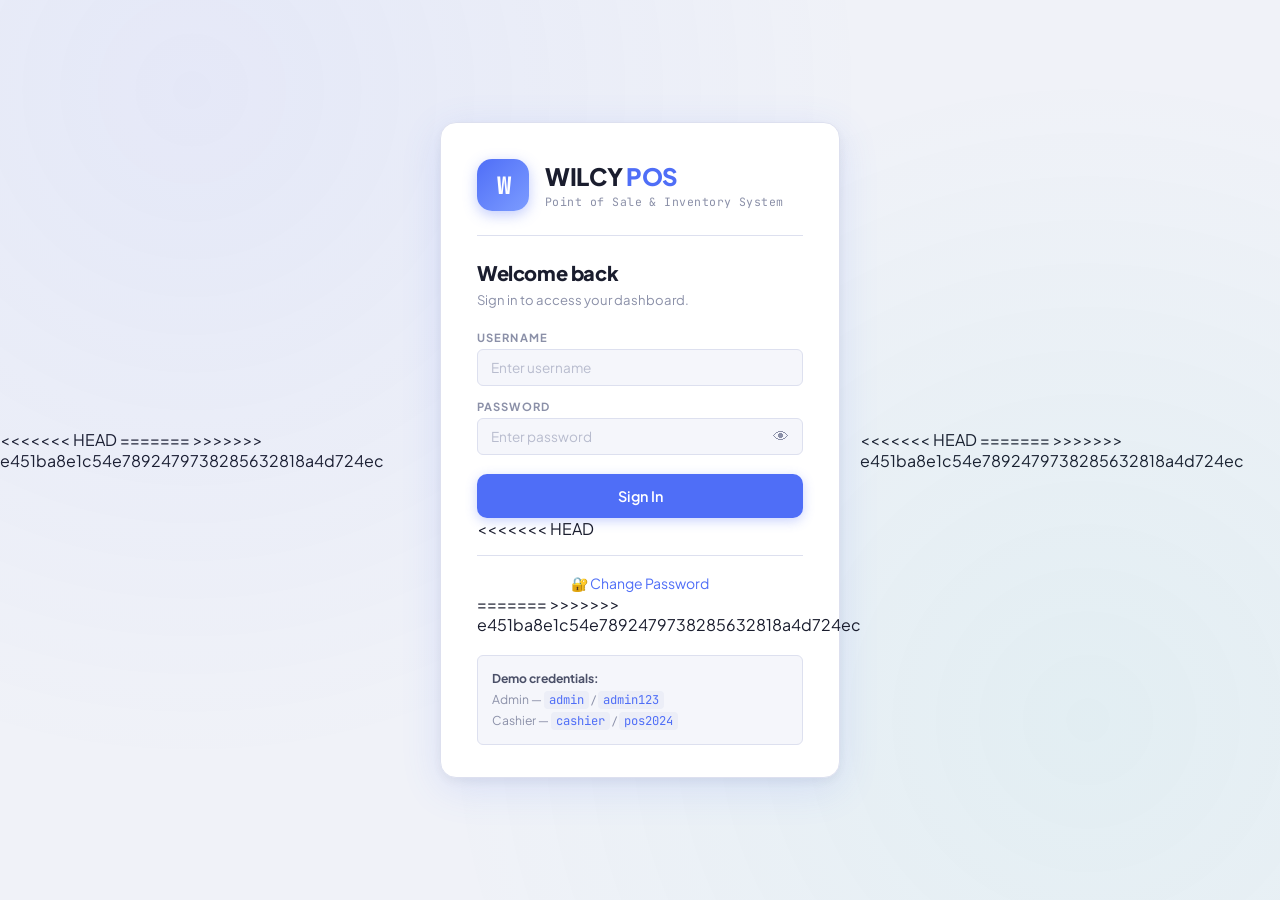
<file: inventory.html>
<!DOCTYPE html>
<html lang="en">
<head>
  <meta charset="UTF-8">
  <meta name="viewport" content="width=device-width, initial-scale=1.0">
  <title>WILCY POS — Inventory</title>

  <!-- PWA -->
  <link rel="manifest" href="manifest.json">
  <meta name="theme-color" content="#4f6ef7">
  <meta name="mobile-web-app-capable" content="yes">
  <meta name="apple-mobile-web-app-capable" content="yes">
  <meta name="apple-mobile-web-app-status-bar-style" content="black-translucent">
  <meta name="apple-mobile-web-app-title" content="WILCY POS">
  <link rel="apple-touch-icon" href="icons/icon-192.png">
  <link rel="icon" type="image/png" sizes="192x192" href="icons/icon-192.png">

  <link rel="stylesheet" href="style.css">
</head>
<body>

<header>
  <div class="logo">
    <div class="logo-mark">W</div>
    <span class="logo-name">WILCY <span>POS</span></span>
    <span class="logo-tag">Inventory</span>
  </div>
  <nav class="main-nav">
    <a href="index.html"     class="nav-link">Dashboard</a>
    <a href="inventory.html" class="nav-link active">Inventory</a>
    <a href="history.html"   class="nav-link">Sales History</a>

  </nav>
  <div class="header-right">
    <div id="syncStatus" class="sync-badge sync-local">◉ Local</div>
    <div class="date-chip" id="dateBadge"></div>
    <div id="userChip"></div>
  </div>
</header>

<main>

  <!-- LOW STOCK ALERT -->
  <div id="lowStockAlert" class="low-stock-strip" style="display:none;margin-bottom:16px;"></div>

  <!-- INVENTORY TABLE -->
  <div class="section-header">
    <div class="section-title">Inventory Management</div>
    <div style="display:flex;gap:10px;align-items:center;">
      <button class="btn btn-ghost btn-sm" onclick="exportInventoryCSV()" data-role="admin">⬇ Export CSV</button>
      <button class="btn btn-primary" onclick="openAddModal()" data-role="admin">＋ Add Item</button>
    </div>
  </div>

  <div class="table-card">
    <div class="table-toolbar">
      <div class="search-wrap">
        <span class="search-ico">⌕</span>
        <input type="text" id="searchInput" placeholder="Search by SKU or item name…">
      </div>
      <select id="stockFilter" class="filter-select" onchange="renderTable(true)">
        <option value="all">All Stock</option>
        <option value="low">Low Stock</option>
        <option value="out">Out of Stock</option>
        <option value="ok">In Stock</option>
      </select>
      <select id="categoryFilter" class="filter-select" onchange="renderTable(true)">
        <option value="all">All Categories</option>
      </select>
    </div>
    <div class="tbl-wrap">
      <table>
        <thead>
          <tr>
            <th>SKU / Item</th>
            <th>QTY</th>
            <th>Original Price</th>
            <th>Price / PC</th>
            <th>Margin</th>
            <th>Total Sold</th>
            <th>Actions</th>
          </tr>
        </thead>
        <tbody id="inventoryBody"></tbody>
      </table>
    </div>
    <div class="table-footer" id="invPaginationBar"></div>
  </div>

</main>

<!-- ADD / EDIT MODAL -->
<div class="modal-overlay" id="itemModal">
  <div class="modal">
    <div class="modal-header">
      <div class="modal-title" id="modalTitle">Add New Item</div>
      <button class="modal-close" onclick="closeModal('itemModal')">✕</button>
    </div>
    <div class="modal-grid">
      <div class="form-group full">
        <label>Item Name</label>
        <input type="text" id="mName" placeholder="e.g. Wireless Headphones">
      </div>
      <div class="form-group">
        <label>SKU</label>
        <input type="text" id="mSku" placeholder="e.g. WH-001">
      </div>
      <div class="form-group">
        <label>Category <span style="color:var(--text4);font-weight:400;">(optional)</span></label>
        <input type="text" id="mCategory" placeholder="e.g. Electronics" list="categoryList">
        <datalist id="categoryList"></datalist>
      </div>
      <div class="form-group">
        <label>Quantity</label>
        <input type="number" id="mQty" min="0" placeholder="0">
      </div>
      <div class="form-group">
        <label>Original Price (₱)</label>
        <input type="number" id="mOrigPrice" min="0" step="0.01" placeholder="0.00">
      </div>
      <div class="form-group">
        <label>Price per Piece (₱)</label>
        <input type="number" id="mPrice" min="0" step="0.01" placeholder="0.00">
      </div>
      <div class="form-group">
        <label>Low Stock Threshold</label>
        <input type="number" id="mThreshold" min="1" placeholder="5">
      </div>
    </div>

    <!-- Sold by Kilo toggle — outside the grid so it spans full width cleanly -->
    <div style="padding:12px 4px 4px;">
      <label style="display:flex;align-items:center;gap:10px;cursor:pointer;user-select:none;">
        <input type="checkbox" id="mSoldByKilo"
          style="width:18px;height:18px;accent-color:#4f6ef7;cursor:pointer;flex-shrink:0;">
        <span style="font-size:0.88rem;font-weight:600;color:var(--text1);">
          ⚖ Sold by Kilo
          <span style="font-weight:400;color:var(--text3);margin-left:4px;">
            — enables decimal quantities (½ kg, 1.5 kg, 2 kg…)
          </span>
        </span>
      </label>
    </div>

    <div class="modal-footer">
      <button class="btn btn-ghost"   onclick="closeModal('itemModal')">Cancel</button>
      <button class="btn btn-primary" onclick="saveItem()">Save Item</button>
    </div>
  </div>
</div>

<!-- CONFIRM DELETE MODAL -->
<div class="modal-overlay" id="confirmModal">
  <div class="modal" style="max-width:400px;">
    <div class="modal-header">
      <div class="modal-title">Confirm Delete</div>
      <button class="modal-close" onclick="closeModal('confirmModal')">✕</button>
    </div>
    <p class="confirm-text" id="confirmMsg"></p>
    <div class="modal-footer">
      <button class="btn btn-ghost"  onclick="closeModal('confirmModal')">Cancel</button>
      <button class="btn btn-danger" onclick="confirmDelete()">Delete</button>
    </div>
  </div>
</div>

<!-- RESTOCK MODAL -->
<div class="modal-overlay" id="restockModal">
  <div class="modal" style="max-width:380px;">
    <div class="modal-header">
      <div class="modal-title">Restock Item</div>
      <button class="modal-close" onclick="closeModal('restockModal')">✕</button>
    </div>
    <p style="font-size:0.88rem;color:var(--text2);margin-bottom:16px;">Adding stock to: <strong id="restockName"></strong></p>
    <div class="form-group">
      <label>Quantity to Add</label>
      <input type="number" id="restockQty" min="1" placeholder="e.g. 10">
    </div>
    <div class="modal-footer">
      <button class="btn btn-ghost"   onclick="closeModal('restockModal')">Cancel</button>
      <button class="btn btn-primary" onclick="confirmRestock()">Add Stock</button>
    </div>
  </div>
</div>

<div class="toasts" id="toastContainer"></div>
<!-- BOTTOM NAV (mobile) -->
<nav class="bottom-nav">
  <a href="index.html">
    <span class="nav-icon">🏠</span>
    <span>Dashboard</span>
  </a>
  <a href="inventory.html" class="active">
    <span class="nav-icon">📦</span>
    <span>Inventory</span>
  </a>
  <a href="history.html">
    <span class="nav-icon">🧾</span>
    <span>History</span>
  </a>
</nav>
<script src="auth.js"></script>
<script src="supabase.js"></script>
<script src="inventory.js"></script>
<script>
if ('serviceWorker' in navigator) {
  window.addEventListener('load', () => {
    navigator.serviceWorker.register('./sw.js').catch(() => {});
  });
}
</script>
</body>
</html>
</file>
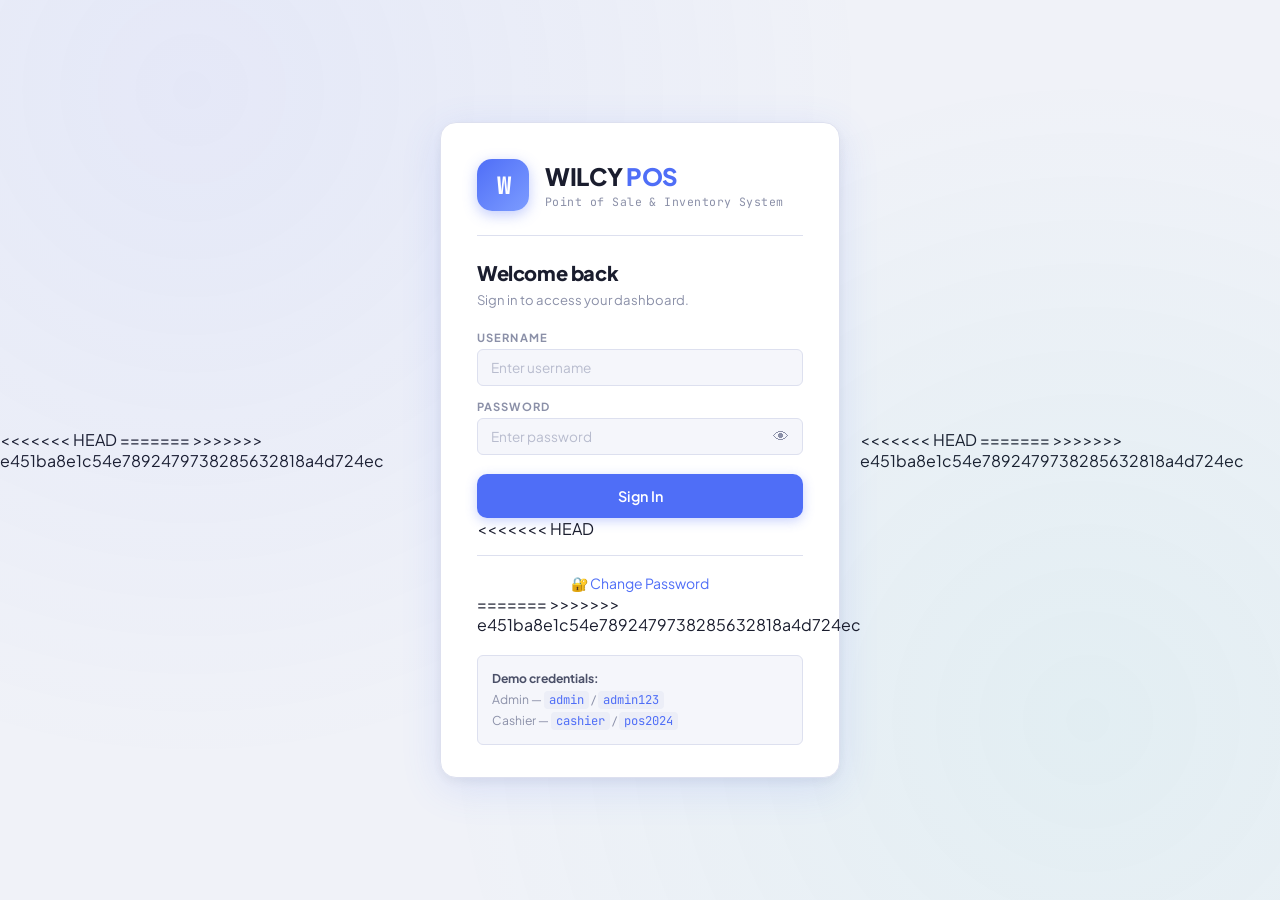
<file: login.html>
<!DOCTYPE html>
<html lang="en">
<head>
  <meta charset="UTF-8">
  <meta name="viewport" content="width=device-width, initial-scale=1.0">
  <title>WILCY POS — Sign In</title>

  <!-- PWA -->
  <link rel="manifest" href="manifest.json">
  <meta name="theme-color" content="#4f6ef7">
  <meta name="mobile-web-app-capable" content="yes">
  <meta name="apple-mobile-web-app-capable" content="yes">
  <meta name="apple-mobile-web-app-status-bar-style" content="black-translucent">
  <meta name="apple-mobile-web-app-title" content="WILCY POS">
  <link rel="apple-touch-icon" href="icons/icon-192.png">
  <link rel="icon" type="image/png" sizes="192x192" href="icons/icon-192.png">

  <link rel="stylesheet" href="style.css">
<<<<<<< HEAD

  <!--
    FIX (Modal Bug):
    The original login.html had a large <style> block that re-declared
    .modal-overlay, .modal-header, .modal-close, .modal-body, .modal-footer
    using display:flex / display:block rules.  This CONFLICTED with style.css,
    which controls modal visibility via opacity + pointer-events on .open.
    Because the inline CSS was more specific, the backdrop rendered but the
    inner .modal content was hidden / unstyled.

    Solution: Remove all conflicting inline modal styles and let style.css
    handle everything uniformly.  The only login-page-specific styles kept
    here are the ones that DON'T exist in style.css (forgot-password link).
  -->
  <style>
    /* ── Login-page-only extras (not in style.css) ── */
    .forgot-password {
      text-align: center;
      margin-top: 16px;
      padding-top: 16px;
      border-top: 1px solid var(--border);
    }
    .forgot-password a {
      font-size: 0.875rem;
      color: var(--accent);
      text-decoration: none;
      cursor: pointer;
      transition: color 0.2s;
    }
    .forgot-password a:hover {
      color: var(--accent-dk);
      text-decoration: underline;
    }
  </style>
=======
>>>>>>> e451ba8e1c54e7892479738285632818a4d724ec
</head>
<body class="login-page">

<div class="login-wrap">
  <div class="login-card">

    <div class="login-brand">
      <div class="logo-mark lg">W</div>
      <div>
        <div class="logo-name lg">WILCY <span>POS</span></div>
        <div class="login-tagline">Point of Sale &amp; Inventory System</div>
      </div>
    </div>

    <div class="login-divider"></div>

    <p class="login-title">Welcome back</p>
    <p class="login-sub">Sign in to access your dashboard.</p>

    <div id="loginError" class="login-error" style="display:none"></div>

    <div class="form-group">
      <label>Username</label>
      <input type="text" id="loginUser" placeholder="Enter username" autocomplete="username" />
    </div>
    <div class="form-group">
      <label>Password</label>
      <div class="pw-wrap">
        <input type="password" id="loginPass" placeholder="Enter password" autocomplete="current-password" />
        <button class="pw-toggle" type="button" onclick="togglePw()" id="pwToggle">👁</button>
      </div>
    </div>

    <button class="btn btn-primary login-btn" onclick="doLogin()">Sign In</button>

<<<<<<< HEAD
    <div class="forgot-password">
      <a onclick="openChangePasswordModal()">🔐 Change Password</a>
    </div>

=======
>>>>>>> e451ba8e1c54e7892479738285632818a4d724ec
    <div class="login-hint">
      <strong>Demo credentials:</strong><br>
      Admin — <code>admin</code> / <code>admin123</code><br>
      Cashier — <code>cashier</code> / <code>pos2024</code>
    </div>

  </div>
</div>

<div class="toasts" id="toastContainer"></div>
<<<<<<< HEAD

<!-- auth.js creates the change-password modal dynamically via openChangePasswordModal() -->
=======
>>>>>>> e451ba8e1c54e7892479738285632818a4d724ec
<script src="auth.js"></script>
<script>
if ('serviceWorker' in navigator) {
  window.addEventListener('load', () => {
    navigator.serviceWorker.register('./sw.js').catch(() => {});
  });
}
</script>
</body>
</html>
</file>
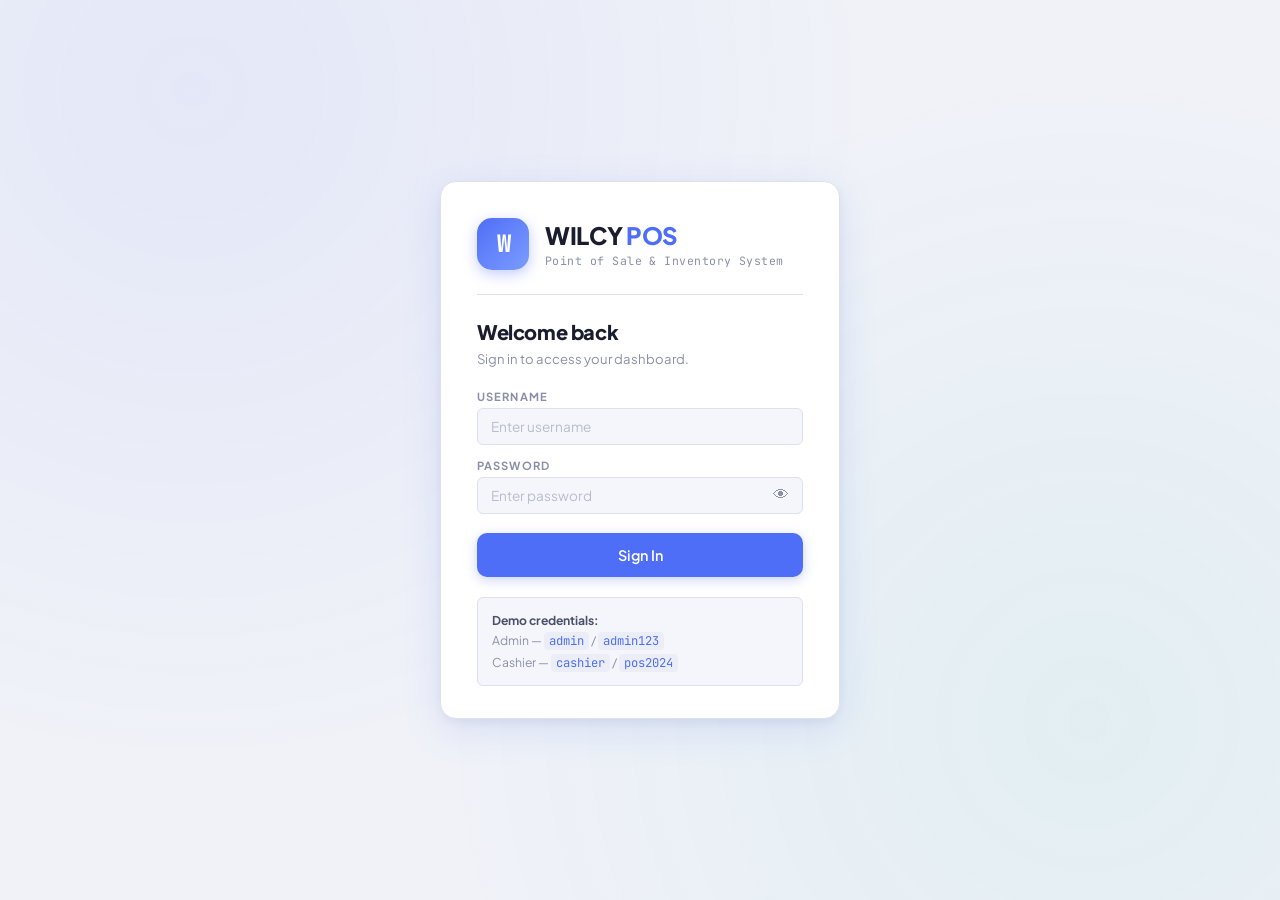
<file: Backup/inventory.html>
<!DOCTYPE html>
<html lang="en">
<head>
  <meta charset="UTF-8">
  <meta name="viewport" content="width=device-width, initial-scale=1.0">
  <title>WILCY POS — Inventory</title>

  <!-- PWA -->
  <link rel="manifest" href="manifest.json">
  <meta name="theme-color" content="#4f6ef7">
  <meta name="mobile-web-app-capable" content="yes">
  <meta name="apple-mobile-web-app-capable" content="yes">
  <meta name="apple-mobile-web-app-status-bar-style" content="black-translucent">
  <meta name="apple-mobile-web-app-title" content="WILCY POS">
  <link rel="apple-touch-icon" href="icons/icon-192.png">
  <link rel="icon" type="image/png" sizes="192x192" href="icons/icon-192.png">

  <link rel="stylesheet" href="style.css">
</head>
<body>

<header>
  <div class="logo">
    <div class="logo-mark">W</div>
    <span class="logo-name">WILCY <span>POS</span></span>
    <span class="logo-tag">Inventory</span>
  </div>
  <nav class="main-nav">
    <a href="index.html"     class="nav-link">Dashboard</a>
    <a href="inventory.html" class="nav-link active">Inventory</a>
    <a href="history.html"   class="nav-link">Sales History</a>

  </nav>
  <div class="header-right">
    <div id="syncStatus" class="sync-badge sync-local">◉ Local</div>
    <div class="date-chip" id="dateBadge"></div>
    <div id="userChip"></div>
  </div>
</header>

<main>

  <!-- LOW STOCK ALERT -->
  <div id="lowStockAlert" class="low-stock-strip" style="display:none;margin-bottom:16px;"></div>

  <!-- INVENTORY TABLE -->
  <div class="section-header">
    <div class="section-title">Inventory Management</div>
    <div style="display:flex;gap:10px;align-items:center;">
      <button class="btn btn-ghost btn-sm" onclick="exportInventoryCSV()" data-role="admin">⬇ Export CSV</button>
      <button class="btn btn-primary" onclick="openAddModal()" data-role="admin">＋ Add Item</button>
    </div>
  </div>

  <div class="table-card">
    <div class="table-toolbar">
      <div class="search-wrap">
        <span class="search-ico">⌕</span>
        <input type="text" id="searchInput" placeholder="Search by SKU or item name…">
      </div>
      <select id="stockFilter" class="filter-select" onchange="renderTable(true)">
        <option value="all">All Stock</option>
        <option value="low">Low Stock</option>
        <option value="out">Out of Stock</option>
        <option value="ok">In Stock</option>
      </select>
    </div>
    <div class="tbl-wrap">
      <table>
        <thead>
          <tr>
            <th>SKU / Item</th>
            <th>QTY</th>
            <th>Original Price</th>
            <th>Price / PC</th>
            <th>Margin</th>
            <th>Total Sold</th>
            <th>Actions</th>
          </tr>
        </thead>
        <tbody id="inventoryBody"></tbody>
      </table>
    </div>
    <div class="table-footer" id="invPaginationBar"></div>
  </div>

</main>

<!-- ADD / EDIT MODAL -->
<div class="modal-overlay" id="itemModal">
  <div class="modal">
    <div class="modal-header">
      <div class="modal-title" id="modalTitle">Add New Item</div>
      <button class="modal-close" onclick="closeModal('itemModal')">✕</button>
    </div>
    <div class="modal-grid">
      <div class="form-group full">
        <label>Item Name</label>
        <input type="text" id="mName" placeholder="e.g. Wireless Headphones">
      </div>
      <div class="form-group">
        <label>SKU</label>
        <input type="text" id="mSku" placeholder="e.g. WH-001">
      </div>
      <div class="form-group">
        <label>Quantity</label>
        <input type="number" id="mQty" min="0" placeholder="0">
      </div>
      <div class="form-group">
        <label>Original Price (₱)</label>
        <input type="number" id="mOrigPrice" min="0" step="0.01" placeholder="0.00">
      </div>
      <div class="form-group">
        <label>Price per Piece (₱)</label>
        <input type="number" id="mPrice" min="0" step="0.01" placeholder="0.00">
      </div>
      <div class="form-group">
        <label>Low Stock Threshold</label>
        <input type="number" id="mThreshold" min="1" placeholder="5">
      </div>
    </div>

    <!-- Sold by Kilo toggle — outside the grid so it spans full width cleanly -->
    <div style="padding:12px 4px 4px;">
      <label style="display:flex;align-items:center;gap:10px;cursor:pointer;user-select:none;">
        <input type="checkbox" id="mSoldByKilo"
          style="width:18px;height:18px;accent-color:#4f6ef7;cursor:pointer;flex-shrink:0;">
        <span style="font-size:0.88rem;font-weight:600;color:var(--text1);">
          ⚖ Sold by Kilo
          <span style="font-weight:400;color:var(--text3);margin-left:4px;">
            — enables decimal quantities (½ kg, 1.5 kg, 2 kg…)
          </span>
        </span>
      </label>
    </div>

    <div class="modal-footer">
      <button class="btn btn-ghost"   onclick="closeModal('itemModal')">Cancel</button>
      <button class="btn btn-primary" onclick="saveItem()">Save Item</button>
    </div>
  </div>
</div>

<!-- CONFIRM DELETE MODAL -->
<div class="modal-overlay" id="confirmModal">
  <div class="modal" style="max-width:400px;">
    <div class="modal-header">
      <div class="modal-title">Confirm Delete</div>
      <button class="modal-close" onclick="closeModal('confirmModal')">✕</button>
    </div>
    <p class="confirm-text" id="confirmMsg"></p>
    <div class="modal-footer">
      <button class="btn btn-ghost"  onclick="closeModal('confirmModal')">Cancel</button>
      <button class="btn btn-danger" onclick="confirmDelete()">Delete</button>
    </div>
  </div>
</div>

<!-- RESTOCK MODAL -->
<div class="modal-overlay" id="restockModal">
  <div class="modal" style="max-width:380px;">
    <div class="modal-header">
      <div class="modal-title">Restock Item</div>
      <button class="modal-close" onclick="closeModal('restockModal')">✕</button>
    </div>
    <p style="font-size:0.88rem;color:var(--text2);margin-bottom:16px;">Adding stock to: <strong id="restockName"></strong></p>
    <div class="form-group">
      <label>Quantity to Add</label>
      <input type="number" id="restockQty" min="1" placeholder="e.g. 10">
    </div>
    <div class="modal-footer">
      <button class="btn btn-ghost"   onclick="closeModal('restockModal')">Cancel</button>
      <button class="btn btn-primary" onclick="confirmRestock()">Add Stock</button>
    </div>
  </div>
</div>

<div class="toasts" id="toastContainer"></div>
<!-- BOTTOM NAV (mobile) -->
<nav class="bottom-nav">
  <a href="index.html">
    <span class="nav-icon">🏠</span>
    <span>Dashboard</span>
  </a>
  <a href="inventory.html" class="active">
    <span class="nav-icon">📦</span>
    <span>Inventory</span>
  </a>
  <a href="history.html">
    <span class="nav-icon">🧾</span>
    <span>History</span>
  </a>
</nav>
<script src="auth.js"></script>
<script src="supabase.js"></script>
<script src="inventory.js"></script>
<script>
if ('serviceWorker' in navigator) {
  window.addEventListener('load', () => {
    navigator.serviceWorker.register('./sw.js').catch(() => {});
  });
}
</script>
</body>
</html>
</file>
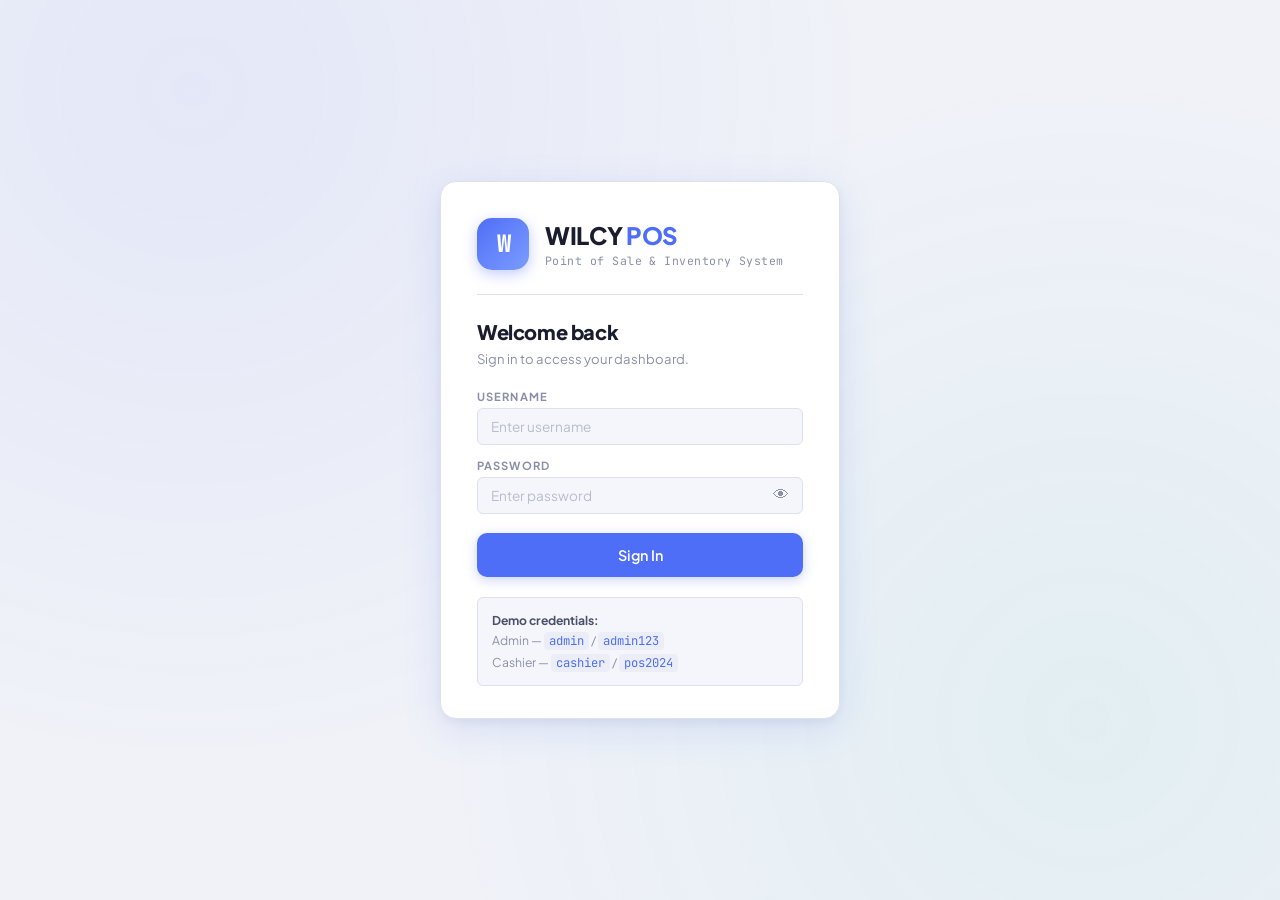
<file: Backup/login.html>
<!DOCTYPE html>
<html lang="en">
<head>
  <meta charset="UTF-8">
  <meta name="viewport" content="width=device-width, initial-scale=1.0">
  <title>WILCY POS — Sign In</title>

  <!-- PWA -->
  <link rel="manifest" href="manifest.json">
  <meta name="theme-color" content="#4f6ef7">
  <meta name="mobile-web-app-capable" content="yes">
  <meta name="apple-mobile-web-app-capable" content="yes">
  <meta name="apple-mobile-web-app-status-bar-style" content="black-translucent">
  <meta name="apple-mobile-web-app-title" content="WILCY POS">
  <link rel="apple-touch-icon" href="icons/icon-192.png">
  <link rel="icon" type="image/png" sizes="192x192" href="icons/icon-192.png">

  <link rel="stylesheet" href="style.css">
</head>
<body class="login-page">

<div class="login-wrap">
  <div class="login-card">

    <div class="login-brand">
      <div class="logo-mark lg">W</div>
      <div>
        <div class="logo-name lg">WILCY <span>POS</span></div>
        <div class="login-tagline">Point of Sale &amp; Inventory System</div>
      </div>
    </div>

    <div class="login-divider"></div>

    <p class="login-title">Welcome back</p>
    <p class="login-sub">Sign in to access your dashboard.</p>

    <div id="loginError" class="login-error" style="display:none"></div>

    <div class="form-group">
      <label>Username</label>
      <input type="text" id="loginUser" placeholder="Enter username" autocomplete="username" />
    </div>
    <div class="form-group">
      <label>Password</label>
      <div class="pw-wrap">
        <input type="password" id="loginPass" placeholder="Enter password" autocomplete="current-password" />
        <button class="pw-toggle" type="button" onclick="togglePw()" id="pwToggle">👁</button>
      </div>
    </div>

    <button class="btn btn-primary login-btn" onclick="doLogin()">Sign In</button>

    <div class="login-hint">
      <strong>Demo credentials:</strong><br>
      Admin — <code>admin</code> / <code>admin123</code><br>
      Cashier — <code>cashier</code> / <code>pos2024</code>
    </div>

  </div>
</div>

<div class="toasts" id="toastContainer"></div>
<script src="auth.js"></script>
<script>
if ('serviceWorker' in navigator) {
  window.addEventListener('load', () => {
    navigator.serviceWorker.register('./sw.js').catch(() => {});
  });
}
</script>
</body>
</html>
</file>
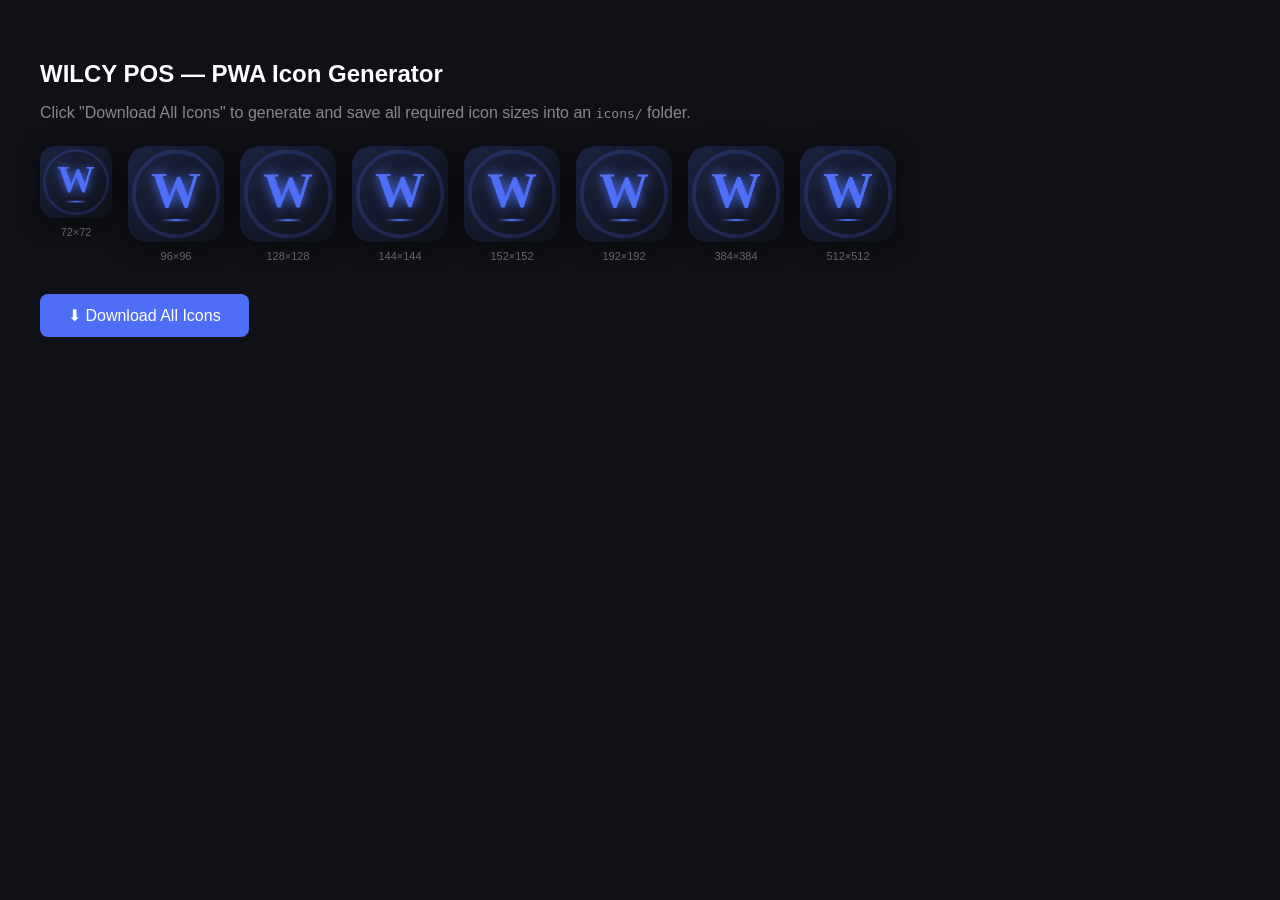
<file: icons/generate-icons.html>
<!DOCTYPE html>
<html lang="en">
<head>
  <meta charset="UTF-8">
  <title>WILCY POS — Icon Generator</title>
  <style>
    body { font-family: sans-serif; background: #0f1117; color: #fff; padding: 32px; }
    h2   { margin-bottom: 8px; }
    p    { color: #888; margin-bottom: 24px; }
    .grid { display: flex; flex-wrap: wrap; gap: 16px; margin-bottom: 32px; }
    canvas { border-radius: 20%; box-shadow: 0 4px 20px #0008; }
    button {
      background: #4f6ef7; color: #fff; border: none; padding: 12px 28px;
      border-radius: 8px; font-size: 1rem; cursor: pointer; margin-right: 12px;
    }
    button:hover { background: #3a58d4; }
    .label { font-size: 11px; color: #666; text-align: center; margin-top: 4px; }
  </style>
</head>
<body>

<h2>WILCY POS — PWA Icon Generator</h2>
<p>Click "Download All Icons" to generate and save all required icon sizes into an <code>icons/</code> folder.</p>

<div class="grid" id="grid"></div>
<button onclick="downloadAll()">⬇ Download All Icons</button>

<script>
const SIZES = [72, 96, 128, 144, 152, 192, 384, 512];

function drawIcon(size) {
  const canvas = document.createElement('canvas');
  canvas.width  = size;
  canvas.height = size;
  const ctx = canvas.getContext('2d');

  const r = size * 0.18;  // corner radius

  // Background gradient
  const grad = ctx.createLinearGradient(0, 0, size, size);
  grad.addColorStop(0, '#1a2340');
  grad.addColorStop(1, '#0f1117');
  roundRect(ctx, 0, 0, size, size, r);
  ctx.fillStyle = grad;
  ctx.fill();

  // Accent ring
  ctx.beginPath();
  ctx.arc(size / 2, size / 2, size * 0.44, 0, Math.PI * 2);
  ctx.strokeStyle = '#4f6ef730';
  ctx.lineWidth = size * 0.04;
  ctx.stroke();

  // "W" letter
  ctx.font = `bold ${size * 0.52}px Georgia, serif`;
  ctx.textAlign    = 'center';
  ctx.textBaseline = 'middle';

  // Glow effect
  ctx.shadowColor  = '#4f6ef7';
  ctx.shadowBlur   = size * 0.12;
  ctx.fillStyle    = '#4f6ef7';
  ctx.fillText('W', size / 2, size * 0.5);

  ctx.shadowBlur = 0;

  // Thin underline accent
  const uw = size * 0.32;
  const uy = size * 0.76;
  const uGrad = ctx.createLinearGradient(size/2 - uw/2, 0, size/2 + uw/2, 0);
  uGrad.addColorStop(0, '#4f6ef700');
  uGrad.addColorStop(0.5, '#4f6ef7');
  uGrad.addColorStop(1, '#4f6ef700');
  ctx.fillStyle = uGrad;
  ctx.fillRect(size/2 - uw/2, uy, uw, size * 0.025);

  return canvas;
}

function roundRect(ctx, x, y, w, h, r) {
  ctx.beginPath();
  ctx.moveTo(x + r, y);
  ctx.lineTo(x + w - r, y);
  ctx.quadraticCurveTo(x + w, y, x + w, y + r);
  ctx.lineTo(x + w, y + h - r);
  ctx.quadraticCurveTo(x + w, y + h, x + w - r, y + h);
  ctx.lineTo(x + r, y + h);
  ctx.quadraticCurveTo(x, y + h, x, y + h - r);
  ctx.lineTo(x, y + r);
  ctx.quadraticCurveTo(x, y, x + r, y);
  ctx.closePath();
}

// Preview grid
const grid = document.getElementById('grid');
SIZES.forEach(size => {
  const canvas = drawIcon(size);
  const wrap   = document.createElement('div');
  canvas.style.width  = Math.min(size, 96) + 'px';
  canvas.style.height = Math.min(size, 96) + 'px';
  const label = document.createElement('div');
  label.className   = 'label';
  label.textContent = size + '×' + size;
  wrap.appendChild(canvas);
  wrap.appendChild(label);
  grid.appendChild(wrap);
});

function downloadAll() {
  SIZES.forEach((size, i) => {
    setTimeout(() => {
      const canvas = drawIcon(size);
      const a = document.createElement('a');
      a.download = `icon-${size}.png`;
      a.href = canvas.toDataURL('image/png');
      a.click();
    }, i * 150);
  });
}
</script>
</body>
</html>
</file>
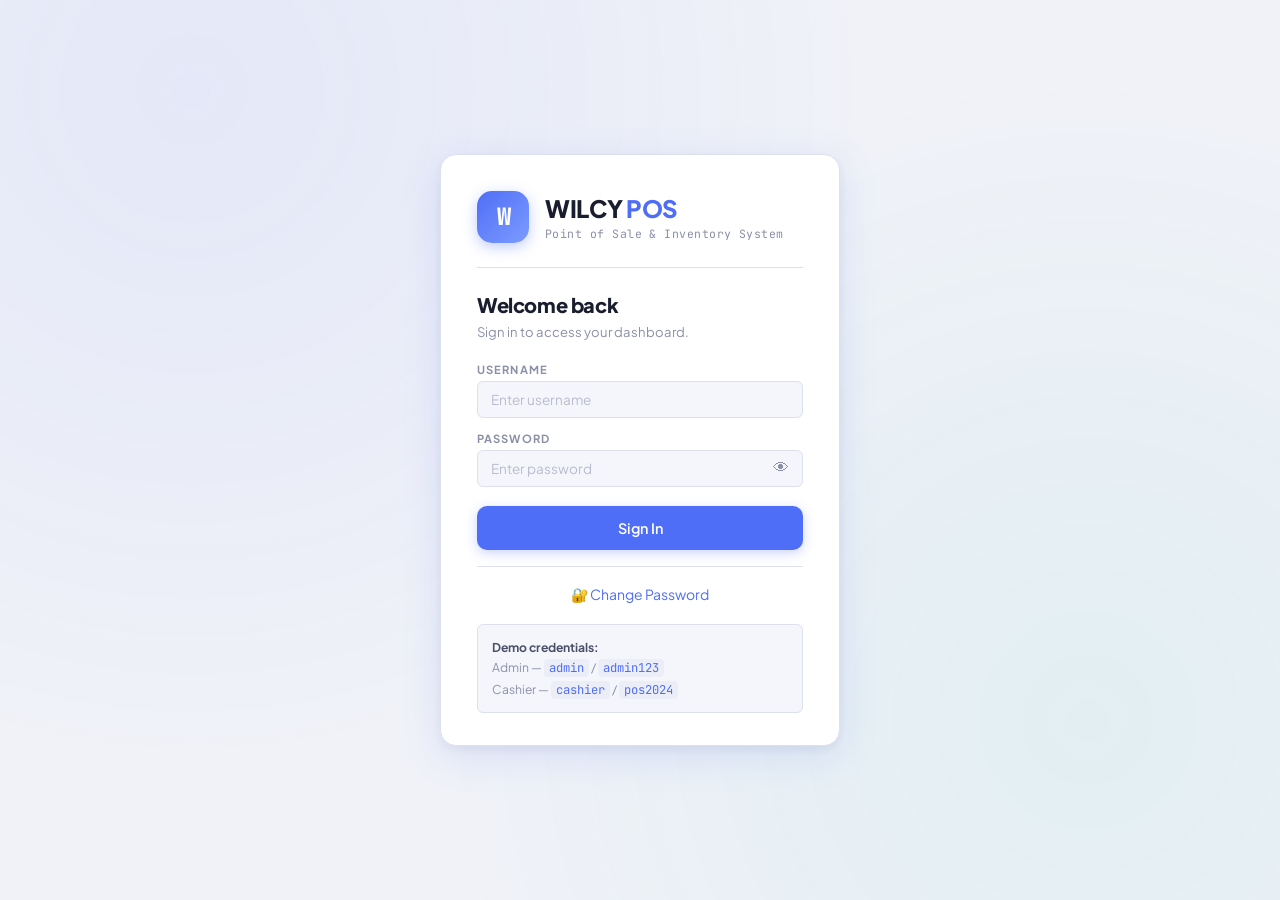
<file: Backup/ALMOST DONE POS/inventory.html>
<!DOCTYPE html>
<html lang="en">
<head>
  <meta charset="UTF-8">
  <meta name="viewport" content="width=device-width, initial-scale=1.0">
  <title>WILCY POS — Inventory</title>

  <!-- PWA -->
  <link rel="manifest" href="manifest.json">
  <meta name="theme-color" content="#4f6ef7">
  <meta name="mobile-web-app-capable" content="yes">
  <meta name="apple-mobile-web-app-capable" content="yes">
  <meta name="apple-mobile-web-app-status-bar-style" content="black-translucent">
  <meta name="apple-mobile-web-app-title" content="WILCY POS">
  <link rel="apple-touch-icon" href="icons/icon-192.png">
  <link rel="icon" type="image/png" sizes="192x192" href="icons/icon-192.png">

  <link rel="stylesheet" href="style.css">
</head>
<body>

<header>
  <div class="logo">
    <div class="logo-mark">W</div>
    <span class="logo-name">WILCY <span>POS</span></span>
    <span class="logo-tag">Inventory</span>
  </div>
  <nav class="main-nav">
    <a href="index.html"     class="nav-link">Dashboard</a>
    <a href="inventory.html" class="nav-link active">Inventory</a>
    <a href="history.html"   class="nav-link">Sales History</a>

  </nav>
  <div class="header-right">
    <div id="syncStatus" class="sync-badge sync-local">◉ Local</div>
    <div class="date-chip" id="dateBadge"></div>
    <div id="userChip"></div>
  </div>
</header>

<main>

  <!-- LOW STOCK ALERT -->
  <div id="lowStockAlert" class="low-stock-strip" style="display:none;margin-bottom:16px;"></div>

  <!-- INVENTORY TABLE -->
  <div class="section-header">
    <div class="section-title">Inventory Management</div>
    <div style="display:flex;gap:10px;align-items:center;">
      <button class="btn btn-ghost btn-sm" onclick="exportInventoryCSV()" data-role="admin">⬇ Export CSV</button>
      <button class="btn btn-primary" onclick="openAddModal()" data-role="admin">＋ Add Item</button>
    </div>
  </div>

  <div class="table-card">
    <div class="table-toolbar">
      <div class="search-wrap">
        <span class="search-ico">⌕</span>
        <input type="text" id="searchInput" placeholder="Search by SKU or item name…">
      </div>
      <select id="stockFilter" class="filter-select" onchange="renderTable(true)">
        <option value="all">All Stock</option>
        <option value="low">Low Stock</option>
        <option value="out">Out of Stock</option>
        <option value="ok">In Stock</option>
      </select>
    </div>
    <div class="tbl-wrap">
      <table>
        <thead>
          <tr>
            <th>SKU / Item</th>
            <th>QTY</th>
            <th>Original Price</th>
            <th>Price / PC</th>
            <th>Margin</th>
            <th>Total Sold</th>
            <th>Actions</th>
          </tr>
        </thead>
        <tbody id="inventoryBody"></tbody>
      </table>
    </div>
    <div class="table-footer" id="invPaginationBar"></div>
  </div>

</main>

<!-- ADD / EDIT MODAL -->
<div class="modal-overlay" id="itemModal">
  <div class="modal">
    <div class="modal-header">
      <div class="modal-title" id="modalTitle">Add New Item</div>
      <button class="modal-close" onclick="closeModal('itemModal')">✕</button>
    </div>
    <div class="modal-grid">
      <div class="form-group full">
        <label>Item Name</label>
        <input type="text" id="mName" placeholder="e.g. Wireless Headphones">
      </div>
      <div class="form-group">
        <label>SKU</label>
        <input type="text" id="mSku" placeholder="e.g. WH-001">
      </div>
      <div class="form-group">
        <label>Quantity</label>
        <input type="number" id="mQty" min="0" placeholder="0">
      </div>
      <div class="form-group">
        <label>Original Price (₱)</label>
        <input type="number" id="mOrigPrice" min="0" step="0.01" placeholder="0.00">
      </div>
      <div class="form-group">
        <label>Margin %</label>
        <input type="number" id="mMargin" min="0" step="0.1" placeholder="e.g. 20"
          style="font-family:'JetBrains Mono',monospace;font-weight:600;">
      </div>
      <div class="form-group">
        <label>Price per Piece (₱) <span style="color:var(--text4);font-weight:400;font-size:0.75rem;">(auto-fills from margin)</span></label>
        <input type="number" id="mPrice" min="0" step="0.01" placeholder="0.00">
      </div>
      <div class="form-group">
        <label>Low Stock Threshold</label>
        <input type="number" id="mThreshold" min="1" placeholder="5">
      </div>
    </div>

    <!-- Sold by Kilo toggle — outside the grid so it spans full width cleanly -->
    <div style="padding:12px 4px 4px;">
      <label style="display:flex;align-items:center;gap:10px;cursor:pointer;user-select:none;">
        <input type="checkbox" id="mSoldByKilo"
          style="width:18px;height:18px;accent-color:#4f6ef7;cursor:pointer;flex-shrink:0;">
        <span style="font-size:0.88rem;font-weight:600;color:var(--text1);">
          ⚖ Sold by Kilo
          <span style="font-weight:400;color:var(--text3);margin-left:4px;">
            — enables decimal quantities (½ kg, 1.5 kg, 2 kg…)
          </span>
        </span>
      </label>
    </div>

    <div class="modal-footer">
      <button class="btn btn-ghost"   onclick="closeModal('itemModal')">Cancel</button>
      <button class="btn btn-primary" onclick="saveItem()">Save Item</button>
    </div>
  </div>
</div>

<!-- CONFIRM DELETE MODAL -->
<div class="modal-overlay" id="confirmModal">
  <div class="modal" style="max-width:400px;">
    <div class="modal-header">
      <div class="modal-title">Confirm Delete</div>
      <button class="modal-close" onclick="closeModal('confirmModal')">✕</button>
    </div>
    <p class="confirm-text" id="confirmMsg"></p>
    <div class="modal-footer">
      <button class="btn btn-ghost"  onclick="closeModal('confirmModal')">Cancel</button>
      <button class="btn btn-danger" onclick="confirmDelete()">Delete</button>
    </div>
  </div>
</div>

<!-- RESTOCK MODAL -->
<div class="modal-overlay" id="restockModal">
  <div class="modal" style="max-width:380px;">
    <div class="modal-header">
      <div class="modal-title">Restock Item</div>
      <button class="modal-close" onclick="closeModal('restockModal')">✕</button>
    </div>
    <p style="font-size:0.88rem;color:var(--text2);margin-bottom:16px;">Adding stock to: <strong id="restockName"></strong></p>
    <div class="form-group">
      <label>Quantity to Add</label>
      <input type="number" id="restockQty" min="1" placeholder="e.g. 10">
    </div>
    <div class="modal-footer">
      <button class="btn btn-ghost"   onclick="closeModal('restockModal')">Cancel</button>
      <button class="btn btn-primary" onclick="confirmRestock()">Add Stock</button>
    </div>
  </div>
</div>

<div class="toasts" id="toastContainer"></div>
<!-- BOTTOM NAV (mobile) -->
<nav class="bottom-nav">
  <a href="index.html">
    <span class="nav-icon">🏠</span>
    <span>Dashboard</span>
  </a>
  <a href="inventory.html" class="active">
    <span class="nav-icon">📦</span>
    <span>Inventory</span>
  </a>
  <a href="history.html">
    <span class="nav-icon">🧾</span>
    <span>History</span>
  </a>
</nav>
<script src="auth.js"></script>
<script src="supabase.js"></script>
<script src="inventory.js"></script>
<script>
if ('serviceWorker' in navigator) {
  window.addEventListener('load', () => {
    navigator.serviceWorker.register('./sw.js').catch(() => {});
  });
}
</script>
</body>
</html>
</file>
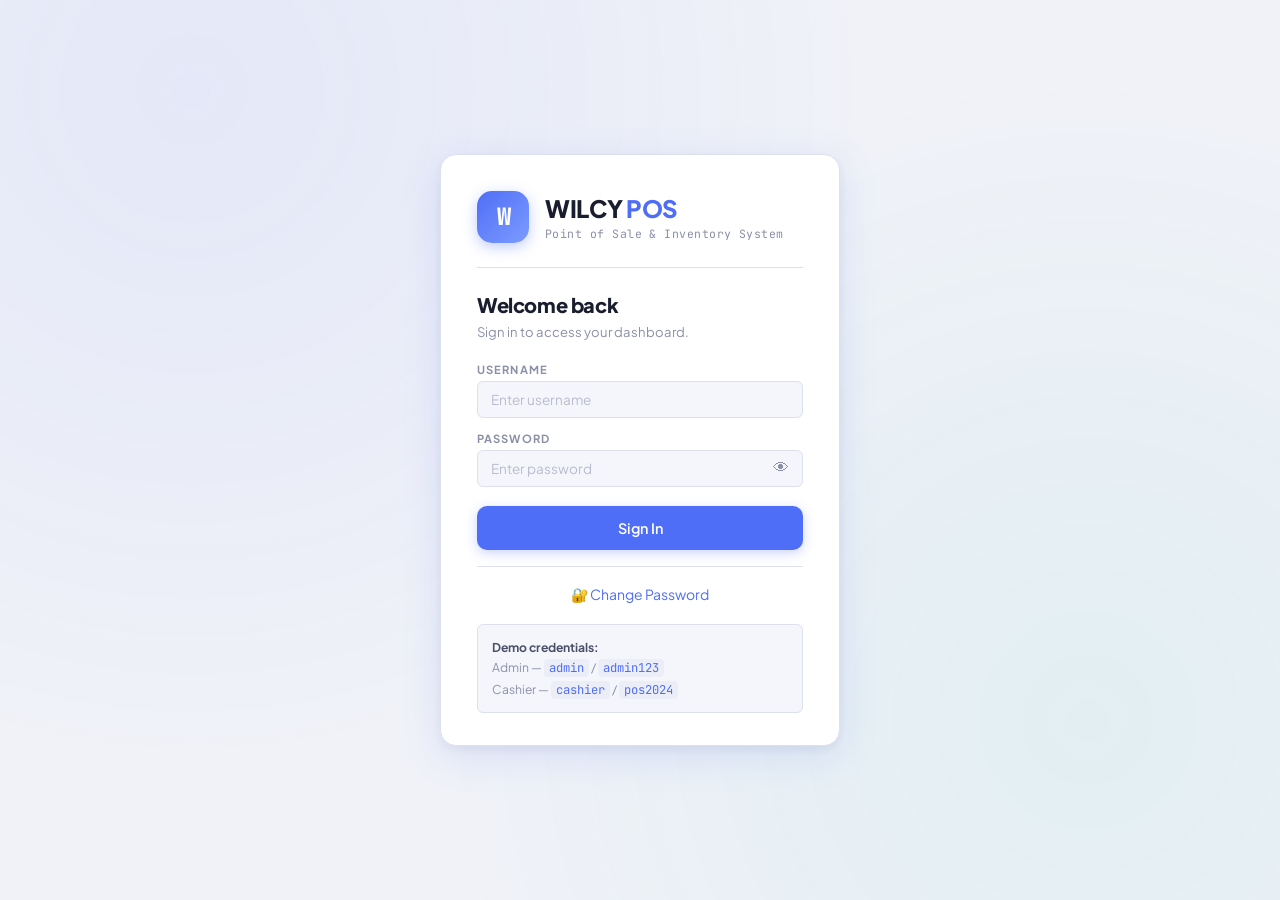
<file: Backup/ALMOST DONE POS/login.html>
<!DOCTYPE html>
<html lang="en">

<head>
  <meta charset="UTF-8">
  <meta name="viewport" content="width=device-width, initial-scale=1.0">
  <title>WILCY POS — Sign In</title>

  <!-- PWA -->
  <link rel="manifest" href="manifest.json">
  <meta name="theme-color" content="#4f6ef7">
  <meta name="mobile-web-app-capable" content="yes">
  <meta name="apple-mobile-web-app-capable" content="yes">
  <meta name="apple-mobile-web-app-status-bar-style" content="black-translucent">
  <meta name="apple-mobile-web-app-title" content="WILCY POS">
  <link rel="apple-touch-icon" href="icons/icon-192.png">
  <link rel="icon" type="image/png" sizes="192x192" href="icons/icon-192.png">

  <link rel="stylesheet" href="style.css">
  <!-- FIX (Modal Bug): The original login.html had a large <style> block that re-declared
    .modal-overlay, .modal-header, .modal-close, .modal-body, .modal-footer
    using display:flex / display:block rules. This CONFLICTED with style.css,
    which controls modal visibility via opacity + pointer-events on .open.
    Because the inline CSS was more specific, the backdrop rendered but the
    inner .modal content was hidden / unstyled.

    Solution: Remove all conflicting inline modal styles and let style.css
    handle everything uniformly. The only login-page-specific styles kept
    here are the ones that DON'T exist in style.css (forgot-password link).
    -->
  <style>
    /* ── Login-page-only extras (not in style.css) ── */
    .forgot-password {
      text-align: center;
      margin-top: 16px;
      padding-top: 16px;
      border-top: 1px solid var(--border);
    }

    .forgot-password a {
      font-size: 0.875rem;
      color: var(--accent);
      text-decoration: none;
      cursor: pointer;
      transition: color 0.2s;
    }

    .forgot-password a:hover {
      color: var(--accent-dk);
      text-decoration: underline;
    }
  </style>
</head>

<body class="login-page">

  <div class="login-wrap">
    <div class="login-card">

      <div class="login-brand">
        <div class="logo-mark lg">W</div>
        <div>
          <div class="logo-name lg">WILCY <span>POS</span></div>
          <div class="login-tagline">Point of Sale &amp; Inventory System</div>
        </div>
      </div>

      <div class="login-divider"></div>

      <p class="login-title">Welcome back</p>
      <p class="login-sub">Sign in to access your dashboard.</p>

      <div id="loginError" class="login-error" style="display:none"></div>

      <div class="form-group">
        <label>Username</label>
        <input type="text" id="loginUser" placeholder="Enter username" autocomplete="username" />
      </div>
      <div class="form-group">
        <label>Password</label>
        <div class="pw-wrap">
          <input type="password" id="loginPass" placeholder="Enter password" autocomplete="current-password" />
          <button class="pw-toggle" type="button" onclick="togglePw()" id="pwToggle">👁</button>
        </div>
      </div>

      <button class="btn btn-primary login-btn" onclick="doLogin()">Sign In</button>
      <div class="forgot-password">
        <a onclick="openChangePasswordModal()">🔐 Change Password</a>
      </div>

      <div class="login-hint">
        <strong>Demo credentials:</strong><br>
        Admin — <code>admin</code> / <code>admin123</code><br>
        Cashier — <code>cashier</code> / <code>pos2024</code>
      </div>

    </div>
  </div>

  <div class="toasts" id="toastContainer"></div>
  <script src="auth.js"></script>
  <script>
    if ('serviceWorker' in navigator) {
      window.addEventListener('load', () => {
        navigator.serviceWorker.register('./sw.js').catch(() => { });
      });
    }
  </script>
</body>

</html>
</file>
<file: style.css>
@import url('https://fonts.googleapis.com/css2?family=Plus+Jakarta+Sans:wght@400;500;600;700;800&family=JetBrains+Mono:wght@400;500;600&display=swap');

:root {
  --bg:        #f0f2f8;
  --surface:   #ffffff;
  --surface2:  #f5f6fb;
  --surface3:  #eceef7;
  --border:    #dde0ef;
  --border2:   #c8ccde;

  --accent:    #4f6ef7;
  --accent-lt: #eef1ff;
  --accent-dk: #3a55d4;

  --teal:      #0fb8a0;
  --teal-lt:   #e6faf8;
  --pink:      #f75f8f;
  --pink-lt:   #fff0f5;
  --amber:     #f59e0b;
  --amber-lt:  #fffbeb;
  --green:     #10b981;
  --green-lt:  #ecfdf5;
  --red:       #ef4444;
  --red-lt:    #fef2f2;

  --text:      #1a1d2e;
  --text2:     #4b5068;
  --text3:     #8b90a8;
  --text4:     #b8bcce;

  --shadow-sm: 0 1px 3px rgba(79,110,247,0.06), 0 1px 2px rgba(0,0,0,0.04);
  --shadow:    0 4px 16px rgba(79,110,247,0.08), 0 2px 6px rgba(0,0,0,0.04);
  --shadow-lg: 0 10px 40px rgba(79,110,247,0.14), 0 4px 12px rgba(0,0,0,0.06);

  --radius:    16px;
  --radius-sm: 10px;
  --radius-xs: 6px;
}

*, *::before, *::after { box-sizing: border-box; margin: 0; padding: 0; }
html { scroll-behavior: smooth; }

body {
  font-family: 'Plus Jakarta Sans', sans-serif;
  background: var(--bg);
  color: var(--text);
  min-height: 100vh;
  overflow-x: hidden;
}

body::before {
  content: '';
  position: fixed; inset: 0;
  background-image:
    radial-gradient(circle at 15% 10%, rgba(79,110,247,0.07) 0%, transparent 50%),
    radial-gradient(circle at 85% 80%, rgba(15,184,160,0.06) 0%, transparent 50%);
  pointer-events: none; z-index: 0;
}

/* ── HEADER ─────────────────────────────────────────────────────── */
header {
  position: sticky; top: 0; z-index: 100;
  background: rgba(255,255,255,0.88);
  backdrop-filter: blur(20px);
  border-bottom: 1px solid var(--border);
  box-shadow: var(--shadow-sm);
  display: flex; align-items: center; justify-content: space-between;
  padding: 0 36px;
  height: 64px;
  gap: 20px;
}

.logo { display: flex; align-items: center; gap: 12px; flex-shrink: 0; }

.logo-mark {
  width: 38px; height: 38px;
  background: linear-gradient(135deg, var(--accent), #7c9cff);
  border-radius: 11px;
  display: flex; align-items: center; justify-content: center;
  box-shadow: 0 4px 14px rgba(79,110,247,0.35);
  font-size: 18px; color: #fff; font-weight: 800;
  font-family: 'JetBrains Mono', monospace;
  letter-spacing: -1px;
}

.logo-name { font-size: 1.25rem; font-weight: 800; letter-spacing: -0.02em; color: var(--text); }
.logo-name span { color: var(--accent); }

.logo-tag {
  font-size: 0.65rem; font-weight: 600; letter-spacing: 0.14em;
  text-transform: uppercase; color: var(--text3);
  background: var(--surface3); border: 1px solid var(--border);
  padding: 3px 9px; border-radius: 20px; margin-left: 4px;
}

/* ── MAIN NAV ───────────────────────────────────────────────────── */
.main-nav {
  display: flex; align-items: center; gap: 4px;
  flex: 1; justify-content: center;
}

.nav-link {
  font-size: 0.84rem; font-weight: 600;
  color: var(--text3); text-decoration: none;
  padding: 7px 16px; border-radius: var(--radius-sm);
  transition: color 0.2s, background 0.2s;
  letter-spacing: 0.01em;
}
.nav-link:hover { color: var(--text2); background: var(--surface3); }
.nav-link.active {
  color: var(--accent);
  background: var(--accent-lt);
}

.header-right { display: flex; align-items: center; gap: 12px; flex-shrink: 0; }

.date-chip {
  font-family: 'JetBrains Mono', monospace;
  font-size: 0.72rem; color: var(--text3);
  background: var(--surface2); border: 1px solid var(--border);
  padding: 6px 14px; border-radius: 20px;
}

/* ── MOBILE BOTTOM NAV ───────────────────────────────────────────── */
.bottom-nav {
  display: none;
  position: fixed; bottom: 0; left: 0; right: 0; z-index: 200;
  background: rgba(255,255,255,0.96);
  backdrop-filter: blur(16px);
  border-top: 1px solid var(--border);
  box-shadow: 0 -4px 20px rgba(79,110,247,0.08);
  height: 60px;
  padding: 0;
}

.bottom-nav a {
  display: flex; flex-direction: column; align-items: center; justify-content: center;
  gap: 3px; flex: 1; height: 100%;
  color: var(--text3); text-decoration: none;
  font-size: 0.62rem; font-weight: 600; letter-spacing: 0.04em;
  text-transform: uppercase; transition: color 0.2s;
}
.bottom-nav a.active { color: var(--accent); }
.bottom-nav a:hover  { color: var(--text2); }
.nav-icon { font-size: 1.2rem; }

/* ── MAIN LAYOUT ────────────────────────────────────────────────── */
main {
  position: relative; z-index: 1;
  max-width: 1380px; margin: 0 auto;
  padding: 32px 36px 60px;
}

/* ── SECTION HEADER ─────────────────────────────────────────────── */
.section-header {
  display: flex; align-items: center; justify-content: space-between;
  margin-bottom: 18px; flex-wrap: wrap; gap: 10px;
}
.section-title {
  font-size: 0.9rem; font-weight: 700;
  letter-spacing: 0.04em; color: var(--text2);
  text-transform: uppercase;
  display: flex; align-items: center; gap: 8px;
}
.section-title::before {
  content: ''; display: block;
  width: 4px; height: 16px; border-radius: 3px;
  background: linear-gradient(var(--accent), var(--teal));
}

/* ── DASHBOARD CARDS ────────────────────────────────────────────── */
.dashboard {
  display: grid;
  grid-template-columns: repeat(4, 1fr);
  gap: 18px; margin-bottom: 32px;
}

.stat-card {
  background: var(--surface); border: 1px solid var(--border);
  border-radius: var(--radius); padding: 24px 24px 20px;
  box-shadow: var(--shadow-sm); position: relative; overflow: hidden;
  transition: box-shadow 0.25s, transform 0.25s, border-color 0.25s;
}
.stat-card:hover { box-shadow: var(--shadow); transform: translateY(-2px); border-color: var(--border2); }

.stat-card-top { display: flex; align-items: flex-start; justify-content: space-between; margin-bottom: 16px; }

.stat-icon { width: 44px; height: 44px; border-radius: 12px; display: flex; align-items: center; justify-content: center; font-size: 1.2rem; flex-shrink: 0; }
.icon-blue  { background: var(--accent-lt); }
.icon-pink  { background: var(--pink-lt); }
.icon-teal  { background: var(--teal-lt); }
.icon-green { background: var(--green-lt); }

.stat-label { font-size: 0.72rem; font-weight: 600; letter-spacing: 0.1em; text-transform: uppercase; color: var(--text3); margin-bottom: 6px; }
.stat-value { font-size: 1.9rem; font-weight: 800; letter-spacing: -0.03em; line-height: 1; }
.val-blue  { color: var(--accent); }
.val-pink  { color: var(--pink); }
.val-teal  { color: var(--teal); }
.val-green { color: var(--green); }

.stat-sub { font-size: 0.76rem; color: var(--text3); margin-top: 6px; font-family: 'JetBrains Mono', monospace; }

.stat-card::after { content: ''; position: absolute; bottom: 0; left: 0; right: 0; height: 3px; }
.stat-card:nth-child(1)::after { background: linear-gradient(90deg, var(--accent), #7c9cff); }
.stat-card:nth-child(2)::after { background: linear-gradient(90deg, var(--pink), #ff9ec0); }
.stat-card:nth-child(3)::after { background: linear-gradient(90deg, var(--teal), #5de8d4); }
.stat-card:nth-child(4)::after { background: linear-gradient(90deg, var(--green), #6ee7b7); }

/* ── LOW STOCK STRIP ─────────────────────────────────────────────── */
.low-stock-strip {
  background: var(--amber-lt); border: 1px solid #fcd97a;
  border-radius: var(--radius-sm); padding: 10px 18px;
  font-size: 0.82rem; color: #92400e;
  display: flex; align-items: center; gap: 10px;
  flex-wrap: wrap;
}
.low-stock-strip em { font-style: normal; font-weight: 700; }
.alert-ico { font-size: 1rem; flex-shrink: 0; }

/* ── BUTTONS ─────────────────────────────────────────────────────── */
.btn {
  display: inline-flex; align-items: center; gap: 7px;
  padding: 10px 20px; border-radius: var(--radius-sm);
  font-family: 'Plus Jakarta Sans', sans-serif;
  font-size: 0.84rem; font-weight: 600;
  cursor: pointer; border: none;
  transition: all 0.2s; white-space: nowrap;
}
.btn-primary { background: var(--accent); color: #fff; box-shadow: 0 3px 12px rgba(79,110,247,0.3); }
.btn-primary:hover { background: var(--accent-dk); box-shadow: 0 6px 20px rgba(79,110,247,0.4); transform: translateY(-1px); }
.btn-ghost { background: var(--surface2); color: var(--text2); border: 1px solid var(--border); }
.btn-ghost:hover { background: var(--surface3); border-color: var(--border2); }
.btn-sm { padding: 7px 13px; font-size: 0.78rem; border-radius: var(--radius-xs); }
.btn-sell    { background: var(--teal-lt);   color: var(--teal);   border: 1px solid #b2ede7; }
.btn-sell:hover    { background: #d0f5f1; }
.btn-restock { background: #f0fdf4;          color: #166534;       border: 1px solid #bbf7d0; }
.btn-restock:hover { background: #dcfce7; }
.btn-edit    { background: var(--accent-lt); color: var(--accent); border: 1px solid #c8d4fd; }
.btn-edit:hover    { background: #dce4ff; }
.btn-del     { background: var(--red-lt);    color: var(--red);    border: 1px solid #fecaca; }
.btn-del:hover     { background: #fee2e2; }
.btn-danger  { background: var(--red); color: #fff; box-shadow: 0 3px 10px rgba(239,68,68,0.25); }
.btn-danger:hover  { background: #dc2626; }

/* ── TABLE ───────────────────────────────────────────────────────── */
.table-card {
  background: var(--surface); border: 1px solid var(--border);
  border-radius: var(--radius); box-shadow: var(--shadow-sm);
  overflow: hidden; margin-bottom: 0;
}

#table-card{
  height: 150px;
}
.table-toolbar {
  display: flex; align-items: center; gap: 12px;
  padding: 14px 18px; border-bottom: 1px solid var(--border);
  background: var(--surface2); flex-wrap: wrap;
}

.search-wrap { flex: 1; position: relative; display: flex; align-items: center; min-width: 160px; }
.search-ico  { position: absolute; left: 12px; color: var(--text4); font-size: 0.95rem; pointer-events: none; }
.search-wrap input {
  width: 100%; background: var(--surface); border: 1px solid var(--border);
  border-radius: var(--radius-xs); padding: 8px 12px 8px 34px;
  color: var(--text); font-family: 'Plus Jakarta Sans', sans-serif;
  font-size: 0.84rem; outline: none;
  transition: border-color 0.2s, box-shadow 0.2s;
}
.search-wrap input::placeholder { color: var(--text4); }
.search-wrap input:focus { border-color: var(--accent); box-shadow: 0 0 0 3px rgba(79,110,247,0.1); }

.filter-select, .filter-date {
  background: var(--surface); border: 1px solid var(--border);
  border-radius: var(--radius-xs); padding: 8px 12px;
  color: var(--text); font-family: 'Plus Jakarta Sans', sans-serif;
  font-size: 0.82rem; outline: none; cursor: pointer;
  transition: border-color 0.2s;
}
.filter-select:focus, .filter-date:focus { border-color: var(--accent); }

.tbl-wrap { overflow-x: auto; -webkit-overflow-scrolling: touch; }

table { width: 100%; border-collapse: collapse; min-width: 520px; }

thead th {
  font-family: 'JetBrains Mono', monospace;
  font-size: 0.68rem; font-weight: 600;
  letter-spacing: 0.12em; text-transform: uppercase;
  color: var(--text3); padding: 12px 18px;
  text-align: left; background: var(--surface2);
  border-bottom: 1px solid var(--border);
  white-space: nowrap;
}
thead th:first-child { padding-left: 20px; }
thead th.sortable { cursor: pointer; user-select: none; }
thead th.sortable:hover { color: var(--accent); }
.sort-ico { color: var(--accent); }

tbody tr { border-bottom: 1px solid var(--border); transition: background 0.15s; }
tbody tr:last-child { border-bottom: none; }
tbody tr:hover { background: var(--accent-lt); }

tbody td { padding: 13px 18px; font-size: 0.86rem; vertical-align: middle; }
tbody td:first-child { padding-left: 20px; }

.td-sku { font-family: 'JetBrains Mono', monospace; font-size: 0.72rem; color: var(--text3); margin-bottom: 2px; }
.td-name { font-weight: 700; color: var(--text); font-size: 0.9rem; }
.td-mono { font-family: 'JetBrains Mono', monospace; font-size: 0.82rem; color: var(--text2); }
.td-actions { display: flex; gap: 5px; flex-wrap: wrap; }

.qty-ok  { color: var(--green); font-weight: 700; font-family: 'JetBrains Mono', monospace; }
.qty-low { color: var(--amber); font-weight: 700; font-family: 'JetBrains Mono', monospace; }
.qty-out { color: var(--red);   font-weight: 700; font-family: 'JetBrains Mono', monospace; }

.badge {
  display: inline-flex; align-items: center; gap: 4px;
  font-size: 0.64rem; font-weight: 700;
  letter-spacing: 0.08em; text-transform: uppercase;
  padding: 2px 8px; border-radius: 20px; margin-left: 6px;
}
.badge-low  { background: var(--amber-lt); color: var(--amber); border: 1px solid #fcd97a; }
.badge-out  { background: var(--red-lt);   color: var(--red);   border: 1px solid #fca5a5; }
.badge-best { background: var(--pink-lt);  color: var(--pink);  border: 1px solid #fda4bf; }

.margin-pos { color: var(--green); font-family: 'JetBrains Mono', monospace; font-size: 0.82rem; }
.margin-neg { color: var(--red);   font-family: 'JetBrains Mono', monospace; font-size: 0.82rem; }

.empty-state { text-align: center; padding: 56px 20px; color: var(--text4); }
.empty-icon  { font-size: 2.2rem; margin-bottom: 10px; opacity: 0.5; }
.empty-state p { font-size: 0.85rem; color: var(--text3); }

/* Table footer */
.table-footer {
  border-top: 1px solid var(--border);
  background: var(--surface2);
}
.history-footer-row {
  display: flex; justify-content: space-between; align-items: center;
  padding: 12px 20px; font-size: 0.82rem; color: var(--text3);
  font-family: 'JetBrains Mono', monospace; flex-wrap: wrap; gap: 6px;
}
.history-footer-row strong { color: var(--text); }

/* ── PAYMENT CHIPS ───────────────────────────────────────────────── */
.pay-chip {
  display: inline-block; font-size: 0.66rem; font-weight: 700;
  letter-spacing: 0.06em; text-transform: uppercase;
  padding: 2px 9px; border-radius: 20px;
}
.pay-cash   { background: #f0fdf4; color: #166534; border: 1px solid #bbf7d0; }
.pay-gcash  { background: #eff6ff; color: #1d4ed8; border: 1px solid #bfdbfe; }
.pay-maya   { background: #f5f3ff; color: #6d28d9; border: 1px solid #ddd6fe; }
.pay-card   { background: var(--pink-lt); color: #9d174d; border: 1px solid #fda4bf; }
.pay-other  { background: var(--surface3); color: var(--text3); border: 1px solid var(--border); }

/* ── TWO-COL LAYOUT ──────────────────────────────────────────────── */
.two-col { display: grid; grid-template-columns: 1fr 360px; gap: 22px; margin-top: 28px; }

/* ── DASHBOARD SPLIT LAYOUT ──────────────────────────────────────── */
.dash-split {
  display: grid;
  grid-template-columns: 1fr 420px;
  gap: 24px;
  align-items: start;
}

/* ── SALES LOG ───────────────────────────────────────────────────── */
.sales-card {
  background: var(--surface); border: 1px solid var(--border);
  border-radius: var(--radius); box-shadow: var(--shadow-sm);
  overflow: hidden; display: flex; flex-direction: column;
  max-height: 430px;
}
.sales-card-header {
  display: flex; align-items: center; justify-content: space-between;
  padding: 14px 18px; background: var(--surface2);
  border-bottom: 1px solid var(--border); flex-shrink: 0;
}
.sales-label { font-family: 'JetBrains Mono', monospace; font-size: 0.68rem; font-weight: 600; letter-spacing: 0.12em; text-transform: uppercase; color: var(--text3); }
.sales-count { font-family: 'JetBrains Mono', monospace; font-size: 0.72rem; color: var(--text4); }

.sales-scroll { overflow-y: auto; flex: 1; }
.sales-scroll::-webkit-scrollbar { width: 4px; }
.sales-scroll::-webkit-scrollbar-track { background: transparent; }
.sales-scroll::-webkit-scrollbar-thumb { background: var(--border); border-radius: 4px; }

.sale-row {
  display: flex; align-items: center; gap: 12px;
  padding: 12px 18px; border-bottom: 1px solid var(--border);
  transition: background 0.15s;
  animation: fadeSlide 0.3s ease;
}
.sale-row:last-child { border-bottom: none; }
.sale-row:hover { background: var(--surface2); }

@keyframes fadeSlide {
  from { opacity: 0; transform: translateY(-6px); }
  to   { opacity: 1; transform: translateY(0); }
}

.sale-dot { width: 8px; height: 8px; border-radius: 50%; background: var(--green); flex-shrink: 0; box-shadow: 0 0 6px rgba(16,185,129,0.4); }
.sale-info { flex: 1; min-width: 0; }
.sale-name { font-weight: 600; font-size: 0.86rem; white-space: nowrap; overflow: hidden; text-overflow: ellipsis; }
.sale-meta { font-family: 'JetBrains Mono', monospace; font-size: 0.7rem; color: var(--text3); margin-top: 2px; }
.sale-rev-col { text-align: right; flex-shrink: 0; }
.sale-rev-amt { font-weight: 700; font-size: 0.9rem; color: var(--green); font-family: 'JetBrains Mono', monospace; }
.sale-rev-lbl { font-size: 0.65rem; color: var(--text4); margin-top: 1px; }

/* ── SELL PANEL ──────────────────────────────────────────────────── */
.sell-panel {
  background: var(--surface); border: 1px solid var(--border);
  border-radius: var(--radius); box-shadow: var(--shadow-sm);
  padding: 22px; height: fit-content;
}
.panel-title { font-size: 0.9rem; font-weight: 700; margin-bottom: 18px; display: flex; align-items: center; gap: 8px; color: var(--text); }
.live-dot { width: 8px; height: 8px; border-radius: 50%; background: var(--green); box-shadow: 0 0 8px rgba(16,185,129,0.5); animation: livepulse 2s infinite; flex-shrink: 0; }
@keyframes livepulse {
  0%, 100% { opacity: 1; transform: scale(1); }
  50%       { opacity: 0.5; transform: scale(0.85); }
}

/* ── BILL / CHANGE ROW ───────────────────────────────────────────── */
.bill-change-row {
  display: grid; grid-template-columns: 1fr 1fr; gap: 10px;
  margin-bottom: 13px;
}
.change-display {
  background: var(--green-lt); border: 1px solid #a7f3d0;
  border-radius: var(--radius-xs); padding: 9px 13px;
  display: flex; flex-direction: column; gap: 3px;
}
.change-display.insufficient {
  background: var(--red-lt); border-color: #fca5a5;
}
.change-label {
  font-size: 0.7rem; font-weight: 700; letter-spacing: 0.1em;
  text-transform: uppercase; color: var(--text3);
}
.change-amount {
  font-family: 'JetBrains Mono', monospace;
  font-size: 1rem; font-weight: 700; color: var(--green);
}
.change-display.insufficient .change-amount { color: var(--red); }

/* ── FORMS ───────────────────────────────────────────────────────── */
.form-group { margin-bottom: 13px; }
.form-group label { display: block; font-size: 0.7rem; font-weight: 700; letter-spacing: 0.1em; text-transform: uppercase; color: var(--text3); margin-bottom: 5px; }
.form-group input, .form-group select {
  width: 100%; background: var(--surface2); border: 1px solid var(--border);
  border-radius: var(--radius-xs); padding: 9px 13px;
  color: var(--text); font-family: 'Plus Jakarta Sans', sans-serif;
  font-size: 0.85rem; outline: none;
  transition: border-color 0.2s, box-shadow 0.2s, background 0.2s;
  -webkit-appearance: none;
}
.form-group input::placeholder { color: var(--text4); }
.form-group input:focus, .form-group select:focus { border-color: var(--accent); background: #fff; box-shadow: 0 0 0 3px rgba(79,110,247,0.1); }
.form-group select option { background: #fff; }

.info-box { background: var(--surface2); border: 1px solid var(--border); border-radius: var(--radius-xs); padding: 12px 14px; margin-bottom: 13px; display: none; }
.info-box.show { display: block; }
.info-box-name { font-weight: 700; font-size: 0.88rem; margin-bottom: 8px; color: var(--text); }
.info-row { display: flex; justify-content: space-between; font-size: 0.76rem; color: var(--text3); font-family: 'JetBrains Mono', monospace; margin-top: 4px; }
.info-val { color: var(--text2); font-weight: 500; }

.preview-box { background: var(--green-lt); border: 1px solid #a7f3d0; border-radius: var(--radius-xs); padding: 12px 14px; }
.preview-box .info-row { color: var(--text3); }
.preview-box .info-val { color: var(--green); font-weight: 700; }

/* ── MODAL ───────────────────────────────────────────────────────── */
.modal-overlay { position: fixed; inset: 0; z-index: 500; background: rgba(26,29,46,0.45); backdrop-filter: blur(6px); display: flex; align-items: center; justify-content: center; opacity: 0; pointer-events: none; transition: opacity 0.25s; }
.modal-overlay.open { opacity: 1; pointer-events: all; }

.modal { background: var(--surface); border: 1px solid var(--border); border-radius: var(--radius); padding: 28px 28px 24px; width: 100%; max-width: 500px; margin: 20px; box-shadow: var(--shadow-lg); transform: scale(0.96) translateY(16px); transition: transform 0.25s; max-height: 90vh; overflow-y: auto; }
.modal-overlay.open .modal { transform: scale(1) translateY(0); }

.modal-header { display: flex; align-items: center; justify-content: space-between; margin-bottom: 22px; }
.modal-title { font-size: 1.05rem; font-weight: 800; letter-spacing: -0.02em; color: var(--text); }
.modal-close { width: 30px; height: 30px; border-radius: var(--radius-xs); background: var(--surface2); border: 1px solid var(--border); color: var(--text3); cursor: pointer; font-size: 1rem; display: flex; align-items: center; justify-content: center; transition: all 0.2s; flex-shrink: 0; }
.modal-close:hover { background: var(--red-lt); color: var(--red); border-color: #fca5a5; }

.modal-grid { display: grid; grid-template-columns: 1fr 1fr; gap: 12px; }
.modal-grid .full { grid-column: 1 / -1; }

.modal-footer { display: flex; gap: 10px; justify-content: flex-end; padding-top: 18px; margin-top: 18px; border-top: 1px solid var(--border); flex-wrap: wrap; }

.confirm-text { font-size: 0.9rem; line-height: 1.65; color: var(--text2); }
.confirm-text strong { color: var(--text); font-weight: 700; }

/* ── TOAST ───────────────────────────────────────────────────────── */
.toasts { position: fixed; bottom: 22px; right: 22px; z-index: 1000; display: flex; flex-direction: column; gap: 8px; pointer-events: none; }
.toast { display: flex; align-items: center; gap: 10px; background: var(--surface); border: 1px solid var(--border); border-radius: var(--radius-sm); padding: 11px 16px; font-size: 0.82rem; font-weight: 500; box-shadow: var(--shadow-lg); animation: toastPop 0.3s cubic-bezier(.34,1.56,.64,1); min-width: 220px; max-width: 300px; pointer-events: all; }
@keyframes toastPop { from { opacity: 0; transform: scale(0.9) translateX(12px); } to { opacity: 1; transform: scale(1) translateX(0); } }
.toast.success { border-left: 3px solid var(--green); }
.toast.error   { border-left: 3px solid var(--red); }
.toast.warn    { border-left: 3px solid var(--amber); }
.t-icon { font-size: 0.95rem; flex-shrink: 0; }

/* ── CHARTS ──────────────────────────────────────────────────────── */
.chart-row { display: flex; align-items: center; gap: 10px; margin-bottom: 10px; }
.chart-label { font-size: 0.78rem; color: var(--text2); min-width: 120px; max-width: 120px; overflow: hidden; text-overflow: ellipsis; white-space: nowrap; font-weight: 500; }
.chart-bar-wrap { flex: 1; background: var(--surface2); border-radius: 4px; height: 10px; overflow: hidden; }
.chart-bar { height: 100%; border-radius: 4px; transition: width 0.5s ease; }
.chart-val { font-family: 'JetBrains Mono', monospace; font-size: 0.75rem; color: var(--text2); min-width: 72px; text-align: right; }

.bar-chart { display: flex; align-items: flex-end; gap: 6px; height: 180px; padding-top: 24px; position: relative; }
.bar-col { flex: 1; display: flex; flex-direction: column; align-items: center; gap: 4px; height: 100%; justify-content: flex-end; }
.bar-tip { font-family: 'JetBrains Mono', monospace; font-size: 0.6rem; color: var(--text3); white-space: nowrap; writing-mode: vertical-rl; transform: rotate(180deg); height: 50px; overflow: hidden; }
.bar-body { width: 100%; background: linear-gradient(to top, var(--accent), #7c9cff); border-radius: 4px 4px 0 0; min-height: 4px; transition: height 0.5s ease; }
.bar-lbl { font-size: 0.62rem; color: var(--text4); white-space: nowrap; overflow: hidden; text-overflow: ellipsis; max-width: 100%; text-align: center; }

/* ── MISC ────────────────────────────────────────────────────────── */
.clear-btn { font-size: 0.73rem; color: var(--text3); background: none; border: none; cursor: pointer; font-family: 'Plus Jakarta Sans', sans-serif; font-weight: 600; letter-spacing: 0.04em; transition: color 0.2s; }
.clear-btn:hover { color: var(--red); }

/* ── HISTORY TOOLBAR ─────────────────────────────────────────────── */
.history-toolbar {
  display: flex; flex-direction: column; gap: 10px;
  padding: 14px 18px; border-bottom: 1px solid var(--border);
  background: var(--surface2);
}

.history-search { width: 100%; }

.history-filters {
  display: flex; align-items: center; gap: 10px; flex-wrap: wrap;
}

.date-range-group {
  display: flex; align-items: center; gap: 8px;
}
.date-sep { font-size: 0.8rem; color: var(--text3); flex-shrink: 0; }
.date-range-group .filter-date { min-width: 0; flex: 1; }

/* ── PAGINATION ──────────────────────────────────────────────────── */
.pagination-wrap {
  display: flex; align-items: center; justify-content: space-between;
  padding: 10px 16px 10px; flex-wrap: wrap; gap: 8px;
}
.pg-info { font-size: 0.78rem; color: var(--text3); }
.pg-controls { display: flex; align-items: center; gap: 4px; }
.pg-btn {
  min-width: 30px; height: 30px; padding: 0 6px;
  border-radius: 6px; border: 1px solid var(--border);
  background: var(--surface2); color: var(--text2);
  font-size: 0.8rem; cursor: pointer;
  transition: background 0.15s, color 0.15s, border-color 0.15s; line-height: 1;
}
.pg-btn:hover:not(:disabled) { background: var(--accent-lt); color: var(--accent); border-color: var(--accent); }
.pg-btn.pg-active { background: var(--accent); color: #fff; border-color: var(--accent); font-weight: 700; }
.pg-btn:disabled { opacity: 0.35; cursor: default; }
.pg-arrow { font-size: 1rem; font-weight: 700; }
.pg-ellipsis { font-size: 0.8rem; color: var(--text4); padding: 0 2px; user-select: none; }

/* ── CART STYLES ─────────────────────────────────────────────────── */
.cart-section {
  border: 1px solid var(--border); border-radius: var(--radius-sm);
  overflow: hidden; margin: 12px 0 0;
}
.cart-header {
  display: flex; align-items: center; justify-content: space-between;
  padding: 8px 12px; background: var(--surface2); border-bottom: 1px solid var(--border);
}
.cart-lbl {
  font-family: 'JetBrains Mono', monospace;
  font-size: 0.68rem; font-weight: 600;
  letter-spacing: 0.1em; text-transform: uppercase; color: var(--text3);
}
.cart-count {
  display: inline-flex; align-items: center; justify-content: center;
  background: var(--accent); color: #fff;
  font-size: 0.65rem; font-weight: 700;
  width: 18px; height: 18px; border-radius: 50%; margin-left: 5px;
}
.cart-items { max-height: 200px; overflow-y: auto; }
.cart-items::-webkit-scrollbar { width: 4px; }
.cart-items::-webkit-scrollbar-thumb { background: var(--border); border-radius: 4px; }
.cart-empty { text-align: center; padding: 18px; font-size: 0.8rem; color: var(--text4); }
.cart-row {
  display: flex; align-items: center; gap: 8px;
  padding: 8px 12px; border-bottom: 1px solid var(--border);
  font-size: 0.82rem; animation: fadeSlide 0.2s ease;
}
.cart-row:last-child { border-bottom: none; }
.cart-row:hover { background: var(--surface2); }
.cart-item-info { flex: 1; min-width: 0; }
.cart-item-name { font-weight: 600; color: var(--text); white-space: nowrap; overflow: hidden; text-overflow: ellipsis; font-size: 0.82rem; }
.cart-item-price { font-family: 'JetBrains Mono', monospace; font-size: 0.68rem; color: var(--text3); }
.cart-qty-input {
  width: 54px; text-align: center; padding: 4px 6px; font-size: 0.82rem;
  border: 1px solid var(--border); border-radius: var(--radius-xs);
  background: var(--surface); color: var(--text); outline: none;
}
.cart-qty-input:focus { border-color: var(--accent); }
.cart-item-total {
  font-family: 'JetBrains Mono', monospace;
  font-size: 0.8rem; font-weight: 600; color: var(--text2);
  min-width: 68px; text-align: right;
}
.cart-remove {
  background: none; border: none; cursor: pointer;
  color: var(--text4); font-size: 0.75rem; padding: 3px 5px;
  border-radius: 4px; transition: color 0.15s, background 0.15s; flex-shrink: 0;
}
.cart-remove:hover { color: var(--red); background: var(--red-lt); }
.cart-totals {
  background: var(--surface2); border: 1px solid var(--border);
  border-radius: var(--radius-xs); padding: 10px 12px; margin-top: 8px;
}

/* ── ITEM SEARCH (dashboard) ─────────────────────────────────────── */
.item-search-wrap { position: relative; }
.item-results {
  display: none; position: absolute;
  top: calc(100% + 6px); left: 0; right: 0;
  background: var(--surface); border: 1px solid var(--border);
  border-radius: var(--radius-sm); box-shadow: var(--shadow-lg);
  z-index: 200; max-height: 320px; overflow-y: auto;
}
.item-results.open { display: block; }
.item-result-row {
  display: flex; align-items: center; justify-content: space-between;
  padding: 10px 14px; gap: 12px; cursor: pointer;
  border-bottom: 1px solid var(--border); transition: background 0.15s;
}
.item-result-row:last-child { border-bottom: none; }
.item-result-row:hover { background: var(--accent-lt); }
.item-result-row.disabled { opacity: 0.45; cursor: not-allowed; pointer-events: none; }
.ir-left { display: flex; flex-direction: column; gap: 2px; min-width: 0; flex: 1; }
.ir-name { font-size: 0.88rem; font-weight: 600; color: var(--text); white-space: nowrap; overflow: hidden; text-overflow: ellipsis; }
.ir-sku  { font-size: 0.72rem; color: var(--text3); font-family: 'JetBrains Mono', monospace; }
.ir-right { display: flex; align-items: center; gap: 8px; flex-shrink: 0; }
.ir-price { font-size: 0.82rem; font-weight: 600; color: var(--accent); }
.ir-stock { font-size: 0.75rem; color: var(--text3); }
.ir-stock.low { color: var(--amber); font-weight: 600; }
.ir-stock.out { color: var(--red); font-weight: 600; }
.ir-add {
  background: var(--accent); color: #fff; border: none; border-radius: 7px;
  padding: 5px 12px; font-size: 0.78rem; font-weight: 600;
  cursor: pointer; white-space: nowrap; transition: background 0.15s;
}
.ir-add:hover { background: var(--accent-dk); }
.ir-empty { padding: 20px; text-align: center; color: var(--text3); font-size: 0.85rem; }
.item-search-field {
  width: 100%; padding: 10px 14px 10px 38px;
  border: 1px solid var(--border); border-radius: var(--radius-sm);
  font-size: 0.9rem; background: var(--surface2); color: var(--text); outline: none;
  transition: border-color 0.2s, box-shadow 0.2s;
  font-family: 'Plus Jakarta Sans', sans-serif;
}
.item-search-field:focus {
  border-color: var(--accent); box-shadow: 0 0 0 3px rgba(79,110,247,0.12);
  background: var(--surface);
}

/* ── RECEIPT ─────────────────────────────────────────────────────── */
.receipt {
  font-family: 'JetBrains Mono', monospace;
  font-size: 0.82rem; color: var(--text2); padding: 4px 0;
}
.receipt-store {
  font-size: 1.1rem; font-weight: 800; text-align: center;
  color: var(--text); letter-spacing: 0.1em; margin-bottom: 4px;
}
.receipt-meta { text-align: center; font-size: 0.72rem; color: var(--text3); margin-bottom: 2px; }
.receipt-line { border-top: 1px dashed var(--border2); margin: 10px 0; }
.receipt-table { width: 100%; border-collapse: collapse; font-size: 0.78rem; }
.receipt-table th {
  font-size: 0.65rem; font-weight: 700; letter-spacing: 0.08em;
  text-transform: uppercase; color: var(--text3);
  padding: 4px 0; text-align: left; border-bottom: 1px solid var(--border);
}
.receipt-table td { padding: 5px 0; vertical-align: top; }
.receipt-table td:not(:first-child) { text-align: right; }
.receipt-total-row {
  display: flex; justify-content: space-between;
  font-size: 0.9rem; font-weight: 600; color: var(--text); margin-top: 6px;
}
.receipt-thanks { text-align: center; font-size: 0.72rem; color: var(--text3); margin-top: 6px; }

/* ── SYNC BADGE ──────────────────────────────────────────────────── */
.sync-badge {
  display: flex; align-items: center; gap: 5px;
  font-family: 'JetBrains Mono', monospace;
  font-size: 0.68rem; padding: 5px 11px; border-radius: 20px;
  border: 1px solid transparent; white-space: nowrap;
}
.sync-live    { background: var(--green-lt); color: #065f46; border-color: #a7f3d0; }
.sync-syncing { background: var(--amber-lt); color: #92400e; border-color: #fcd97a; animation: spin 1s linear infinite; }
.sync-offline { background: var(--red-lt);   color: var(--red); border-color: #fca5a5; }
.sync-local   { background: var(--surface3); color: var(--text3); border-color: var(--border); }
@keyframes spin { to { transform: rotate(360deg); } }

/* ── IDLE WARNING ────────────────────────────────────────────────── */
.idle-warning {
  position: fixed; bottom: 80px; right: 22px; z-index: 2000;
  background: var(--surface); border: 1px solid var(--amber);
  border-radius: var(--radius); box-shadow: var(--shadow-lg);
  padding: 16px 20px; max-width: 320px;
  animation: toastPop 0.3s cubic-bezier(.34,1.56,.64,1);
}
.idle-warning-inner { display: flex; align-items: flex-start; gap: 14px; }
.idle-ico { font-size: 1.6rem; flex-shrink: 0; line-height: 1; margin-top: 2px; }
.idle-warning strong { display: block; font-size: 0.88rem; font-weight: 700; color: var(--text); margin-bottom: 3px; }
.idle-warning p { font-size: 0.78rem; color: var(--text3); font-family: 'JetBrains Mono', monospace; line-height: 1.5; margin-bottom: 10px; }

/* ── USER CHIP ───────────────────────────────────────────────────── */
.user-chip { display: flex; align-items: center; gap: 8px; background: var(--surface2); border: 1px solid var(--border); border-radius: 99px; padding: 4px 12px 4px 4px; }
.user-avatar { width: 28px; height: 28px; border-radius: 50%; background: linear-gradient(135deg, var(--accent), var(--teal)); color: #fff; font-size: 0.75rem; font-weight: 700; display: flex; align-items: center; justify-content: center; flex-shrink: 0; }
.user-info { display: flex; flex-direction: column; line-height: 1.2; }
.user-name { font-size: 0.78rem; font-weight: 600; color: var(--text); }
.user-role { font-size: 0.65rem; color: var(--text3); font-family: 'JetBrains Mono', monospace; letter-spacing: 0.06em; }
.logout-btn { background: none; border: none; cursor: pointer; font-size: 1rem; color: var(--text4); padding: 2px 0 2px 6px; transition: color 0.2s; line-height: 1; }
.logout-btn:hover { color: var(--red); }

/* ── LOGIN PAGE ──────────────────────────────────────────────────── */
body.login-page { background: var(--bg); display: flex; align-items: center; justify-content: center; min-height: 100vh; }
.login-wrap { width: 100%; max-width: 440px; padding: 20px; position: relative; z-index: 1; }
.login-card { background: var(--surface); border: 1px solid var(--border); border-radius: var(--radius); padding: 36px 36px 32px; box-shadow: var(--shadow-lg); }
.login-brand { display: flex; align-items: center; gap: 16px; margin-bottom: 24px; }
.logo-mark.lg { width: 52px; height: 52px; border-radius: 15px; font-size: 24px; }
.logo-name.lg { font-size: 1.5rem; }
.login-tagline { font-size: 0.72rem; color: var(--text3); font-family: 'JetBrains Mono', monospace; letter-spacing: 0.04em; margin-top: 3px; }
.login-divider { height: 1px; background: var(--border); margin: 0 0 24px; }
.login-title { font-size: 1.25rem; font-weight: 800; color: var(--text); letter-spacing: -0.02em; margin-bottom: 6px; }
.login-sub { font-size: 0.82rem; color: var(--text3); margin-bottom: 22px; }
.login-error { background: var(--red-lt); border: 1px solid #fca5a5; border-radius: var(--radius-xs); padding: 10px 14px; font-size: 0.82rem; color: var(--red); margin-bottom: 16px; display: flex; align-items: center; gap: 8px; }
.login-error::before { content: '✕'; font-weight: 700; flex-shrink: 0; }
.pw-wrap { position: relative; }
.pw-wrap input { padding-right: 40px; }
.pw-toggle { position: absolute; right: 10px; top: 50%; transform: translateY(-50%); background: none; border: none; cursor: pointer; font-size: 1rem; line-height: 1; color: var(--text3); padding: 4px; }
.login-btn { width: 100%; justify-content: center; margin-top: 6px; padding: 13px; font-size: 0.9rem; }
.login-hint { margin-top: 20px; padding: 12px 14px; background: var(--surface2); border: 1px solid var(--border); border-radius: var(--radius-xs); font-size: 0.76rem; color: var(--text3); line-height: 1.7; }
.login-hint strong { color: var(--text2); }
.login-hint code { font-family: 'JetBrains Mono', monospace; background: var(--surface3); padding: 1px 5px; border-radius: 4px; color: var(--accent); }

/* ══════════════════════════════════════════════════════════════════
   RESPONSIVE BREAKPOINTS
   ══════════════════════════════════════════════════════════════════ */

/* ── 1200px: collapse 4-col stat grid and two-col charts ── */
@media (max-width: 1200px) {
  .dashboard { grid-template-columns: repeat(2, 1fr); }
  .two-col { grid-template-columns: 1fr; }
}

/* ── 960px: collapse dash-split to single column ── */
@media (max-width: 960px) {
  .dash-split { grid-template-columns: 1fr; }
  .sell-panel { max-width: 100%; }
}

/* ── 760px: hide desktop nav, shrink header ── */
@media (max-width: 760px) {
  header { padding: 0 14px; height: 56px; gap: 10px; }
  .logo-tag { display: none; }
  .main-nav { display: none; }
  .bottom-nav { display: flex; }
  main { padding: 16px 14px 80px; } /* 80px bottom clearance for bottom-nav */
  .history-toolbar { flex-direction: row; flex-wrap: wrap; }
  .history-search { flex: 1; min-width: 150px; }
}

/* ── 600px: history toolbar vertical, table adjustments ── */
@media (max-width: 600px) {
  .history-toolbar { flex-direction: column; }
  .history-filters { flex-direction: column; align-items: stretch; }
  .date-range-group { width: 100%; }
  .date-range-group .filter-date { flex: 1; }
  .history-filters .filter-select,
  .history-filters .btn { width: 100%; }
  .history-footer-row { flex-direction: column; gap: 4px; }
}

/* ── 500px: single-col stat cards, single-col modal grid ── */
@media (max-width: 500px) {
  .dashboard { grid-template-columns: 1fr 1fr; }
  .modal-grid { grid-template-columns: 1fr; }
  .modal { margin: 12px; padding: 20px 16px 18px; }
  .date-chip { display: none; }
  .sync-badge span:last-child { display: none; }
  .user-info { display: none; }
  .stat-value { font-size: 1.5rem; }
  .toasts { right: 12px; bottom: 72px; }
  .toast { min-width: 180px; max-width: 260px; }
  /* ir-price and ir-stock hidden on very small screens */
  .ir-price { display: none; }
  .ir-stock { display: none; }
}

@media (max-width: 380px) {
  .dashboard { grid-template-columns: 1fr; }
  header { padding: 0 10px; }
}

/* ══════════════════════════════════════════════════════════════════
   PRINT STYLES — receipt only, clean thermal-style output
   ══════════════════════════════════════════════════════════════════ */
@media print {
  /* Hide everything except the receipt content */
  body > *:not(#printReceiptMount) { display: none !important; }
  #printReceiptMount { display: block !important; }

  body {
    background: #fff !important;
    margin: 0; padding: 0;
  }

  .print-receipt-page {
    width: 280px;
    margin: 0 auto;
    padding: 16px 12px;
    font-family: 'Courier New', Courier, monospace;
    font-size: 11px;
    color: #000;
    background: #fff;
  }

  .prp-store {
    text-align: center;
    font-size: 16px;
    font-weight: 700;
    letter-spacing: 0.15em;
    margin-bottom: 2px;
  }

  .prp-tagline {
    text-align: center;
    font-size: 9px;
    color: #555;
    margin-bottom: 8px;
  }

  .prp-line-dash {
    border: none;
    border-top: 1px dashed #aaa;
    margin: 6px 0;
  }

  .prp-meta-row {
    display: flex;
    justify-content: space-between;
    font-size: 10px;
    color: #444;
    margin-bottom: 2px;
  }

  .prp-section-label {
    font-size: 9px;
    text-transform: uppercase;
    letter-spacing: 0.1em;
    color: #777;
    margin: 6px 0 3px;
  }

  .prp-item-table {
    width: 100%;
    border-collapse: collapse;
    font-size: 10px;
    margin-bottom: 4px;
  }

  .prp-item-table th {
    font-size: 9px;
    text-align: left;
    border-bottom: 1px solid #ccc;
    padding: 2px 0;
    color: #555;
    font-weight: 700;
    text-transform: uppercase;
  }

  .prp-item-table td {
    padding: 3px 0;
    vertical-align: top;
  }

  .prp-item-table td:not(:first-child) {
    text-align: right;
  }

  .prp-total-row {
    display: flex;
    justify-content: space-between;
    font-size: 11px;
    font-weight: 600;
    margin-top: 4px;
  }

  .prp-grand-total {
    font-size: 13px;
    font-weight: 700;
  }

  .prp-change-row {
    display: flex;
    justify-content: space-between;
    font-size: 11px;
    font-weight: 600;
    margin-top: 2px;
    padding: 4px 0;
    border-top: 1px solid #ccc;
  }

  .prp-thanks {
    text-align: center;
    font-size: 10px;
    color: #555;
    margin-top: 10px;
  }

  .prp-powered {
    text-align: center;
    font-size: 8px;
    color: #aaa;
    margin-top: 4px;
    letter-spacing: 0.06em;
  }
}

/* ── KILO ITEMS ──────────────────────────────────────────────────────────── */

.kilo-tag {
  display: inline-block;
  font-size: 0.68rem;
  font-weight: 600;
  padding: 1px 5px;
  border-radius: 4px;
  background: var(--accent-lt);
  color: var(--accent);
  margin-left: 4px;
  vertical-align: middle;
  letter-spacing: 0;
}

/* Kilo qty input — wider to fit decimals like 1.50 */
.cart-qty-input[step="0.5"] {
  width: 68px;
  font-size: 0.9rem;
}
</file>
<file: Backup/style.css>
@import url('https://fonts.googleapis.com/css2?family=Plus+Jakarta+Sans:wght@400;500;600;700;800&family=JetBrains+Mono:wght@400;500;600&display=swap');

:root {
  --bg:        #f0f2f8;
  --surface:   #ffffff;
  --surface2:  #f5f6fb;
  --surface3:  #eceef7;
  --border:    #dde0ef;
  --border2:   #c8ccde;

  --accent:    #4f6ef7;
  --accent-lt: #eef1ff;
  --accent-dk: #3a55d4;

  --teal:      #0fb8a0;
  --teal-lt:   #e6faf8;
  --pink:      #f75f8f;
  --pink-lt:   #fff0f5;
  --amber:     #f59e0b;
  --amber-lt:  #fffbeb;
  --green:     #10b981;
  --green-lt:  #ecfdf5;
  --red:       #ef4444;
  --red-lt:    #fef2f2;

  --text:      #1a1d2e;
  --text2:     #4b5068;
  --text3:     #8b90a8;
  --text4:     #b8bcce;

  --shadow-sm: 0 1px 3px rgba(79,110,247,0.06), 0 1px 2px rgba(0,0,0,0.04);
  --shadow:    0 4px 16px rgba(79,110,247,0.08), 0 2px 6px rgba(0,0,0,0.04);
  --shadow-lg: 0 10px 40px rgba(79,110,247,0.14), 0 4px 12px rgba(0,0,0,0.06);

  --radius:    16px;
  --radius-sm: 10px;
  --radius-xs: 6px;
}

*, *::before, *::after { box-sizing: border-box; margin: 0; padding: 0; }
html { scroll-behavior: smooth; }

body {
  font-family: 'Plus Jakarta Sans', sans-serif;
  background: var(--bg);
  color: var(--text);
  min-height: 100vh;
  overflow-x: hidden;
}

body::before {
  content: '';
  position: fixed; inset: 0;
  background-image:
    radial-gradient(circle at 15% 10%, rgba(79,110,247,0.07) 0%, transparent 50%),
    radial-gradient(circle at 85% 80%, rgba(15,184,160,0.06) 0%, transparent 50%);
  pointer-events: none; z-index: 0;
}

/* ── HEADER ─────────────────────────────────────────────────────── */
header {
  position: sticky; top: 0; z-index: 100;
  background: rgba(255,255,255,0.88);
  backdrop-filter: blur(20px);
  border-bottom: 1px solid var(--border);
  box-shadow: var(--shadow-sm);
  display: flex; align-items: center; justify-content: space-between;
  padding: 0 36px;
  height: 64px;
  gap: 20px;
}

.logo { display: flex; align-items: center; gap: 12px; flex-shrink: 0; }

.logo-mark {
  width: 38px; height: 38px;
  background: linear-gradient(135deg, var(--accent), #7c9cff);
  border-radius: 11px;
  display: flex; align-items: center; justify-content: center;
  box-shadow: 0 4px 14px rgba(79,110,247,0.35);
  font-size: 18px; color: #fff; font-weight: 800;
  font-family: 'JetBrains Mono', monospace;
  letter-spacing: -1px;
}

.logo-name { font-size: 1.25rem; font-weight: 800; letter-spacing: -0.02em; color: var(--text); }
.logo-name span { color: var(--accent); }

.logo-tag {
  font-size: 0.65rem; font-weight: 600; letter-spacing: 0.14em;
  text-transform: uppercase; color: var(--text3);
  background: var(--surface3); border: 1px solid var(--border);
  padding: 3px 9px; border-radius: 20px; margin-left: 4px;
}

/* ── MAIN NAV ───────────────────────────────────────────────────── */
.main-nav {
  display: flex; align-items: center; gap: 4px;
  flex: 1; justify-content: center;
}

.nav-link {
  font-size: 0.84rem; font-weight: 600;
  color: var(--text3); text-decoration: none;
  padding: 7px 16px; border-radius: var(--radius-sm);
  transition: color 0.2s, background 0.2s;
  letter-spacing: 0.01em;
}
.nav-link:hover { color: var(--text2); background: var(--surface3); }
.nav-link.active {
  color: var(--accent);
  background: var(--accent-lt);
}

.header-right { display: flex; align-items: center; gap: 12px; flex-shrink: 0; }

.date-chip {
  font-family: 'JetBrains Mono', monospace;
  font-size: 0.72rem; color: var(--text3);
  background: var(--surface2); border: 1px solid var(--border);
  padding: 6px 14px; border-radius: 20px;
}

/* ── MOBILE BOTTOM NAV ───────────────────────────────────────────── */
.bottom-nav {
  display: none;
  position: fixed; bottom: 0; left: 0; right: 0; z-index: 200;
  background: rgba(255,255,255,0.96);
  backdrop-filter: blur(16px);
  border-top: 1px solid var(--border);
  box-shadow: 0 -4px 20px rgba(79,110,247,0.08);
  height: 60px;
  padding: 0;
}

.bottom-nav a {
  display: flex; flex-direction: column; align-items: center; justify-content: center;
  gap: 3px; flex: 1; height: 100%;
  color: var(--text3); text-decoration: none;
  font-size: 0.62rem; font-weight: 600; letter-spacing: 0.04em;
  text-transform: uppercase; transition: color 0.2s;
}
.bottom-nav a.active { color: var(--accent); }
.bottom-nav a:hover  { color: var(--text2); }
.nav-icon { font-size: 1.2rem; }

/* ── MAIN LAYOUT ────────────────────────────────────────────────── */
main {
  position: relative; z-index: 1;
  max-width: 1380px; margin: 0 auto;
  padding: 32px 36px 60px;
}

/* ── SECTION HEADER ─────────────────────────────────────────────── */
.section-header {
  display: flex; align-items: center; justify-content: space-between;
  margin-bottom: 18px; flex-wrap: wrap; gap: 10px;
}
.section-title {
  font-size: 0.9rem; font-weight: 700;
  letter-spacing: 0.04em; color: var(--text2);
  text-transform: uppercase;
  display: flex; align-items: center; gap: 8px;
}
.section-title::before {
  content: ''; display: block;
  width: 4px; height: 16px; border-radius: 3px;
  background: linear-gradient(var(--accent), var(--teal));
}

/* ── DASHBOARD CARDS ────────────────────────────────────────────── */
.dashboard {
  display: grid;
  grid-template-columns: repeat(4, 1fr);
  gap: 18px; margin-bottom: 32px;
}

.stat-card {
  background: var(--surface); border: 1px solid var(--border);
  border-radius: var(--radius); padding: 24px 24px 20px;
  box-shadow: var(--shadow-sm); position: relative; overflow: hidden;
  transition: box-shadow 0.25s, transform 0.25s, border-color 0.25s;
}
.stat-card:hover { box-shadow: var(--shadow); transform: translateY(-2px); border-color: var(--border2); }

.stat-card-top { display: flex; align-items: flex-start; justify-content: space-between; margin-bottom: 16px; }

.stat-icon { width: 44px; height: 44px; border-radius: 12px; display: flex; align-items: center; justify-content: center; font-size: 1.2rem; flex-shrink: 0; }
.icon-blue  { background: var(--accent-lt); }
.icon-pink  { background: var(--pink-lt); }
.icon-teal  { background: var(--teal-lt); }
.icon-green { background: var(--green-lt); }

.stat-label { font-size: 0.72rem; font-weight: 600; letter-spacing: 0.1em; text-transform: uppercase; color: var(--text3); margin-bottom: 6px; }
.stat-value { font-size: 1.9rem; font-weight: 800; letter-spacing: -0.03em; line-height: 1; }
.val-blue  { color: var(--accent); }
.val-pink  { color: var(--pink); }
.val-teal  { color: var(--teal); }
.val-green { color: var(--green); }

.stat-sub { font-size: 0.76rem; color: var(--text3); margin-top: 6px; font-family: 'JetBrains Mono', monospace; }

.stat-card::after { content: ''; position: absolute; bottom: 0; left: 0; right: 0; height: 3px; }
.stat-card:nth-child(1)::after { background: linear-gradient(90deg, var(--accent), #7c9cff); }
.stat-card:nth-child(2)::after { background: linear-gradient(90deg, var(--pink), #ff9ec0); }
.stat-card:nth-child(3)::after { background: linear-gradient(90deg, var(--teal), #5de8d4); }
.stat-card:nth-child(4)::after { background: linear-gradient(90deg, var(--green), #6ee7b7); }

/* ── LOW STOCK STRIP ─────────────────────────────────────────────── */
.low-stock-strip {
  background: var(--amber-lt); border: 1px solid #fcd97a;
  border-radius: var(--radius-sm); padding: 10px 18px;
  font-size: 0.82rem; color: #92400e;
  display: flex; align-items: center; gap: 10px;
  flex-wrap: wrap;
}
.low-stock-strip em { font-style: normal; font-weight: 700; }
.alert-ico { font-size: 1rem; flex-shrink: 0; }

/* ── BUTTONS ─────────────────────────────────────────────────────── */
.btn {
  display: inline-flex; align-items: center; gap: 7px;
  padding: 10px 20px; border-radius: var(--radius-sm);
  font-family: 'Plus Jakarta Sans', sans-serif;
  font-size: 0.84rem; font-weight: 600;
  cursor: pointer; border: none;
  transition: all 0.2s; white-space: nowrap;
}
.btn-primary { background: var(--accent); color: #fff; box-shadow: 0 3px 12px rgba(79,110,247,0.3); }
.btn-primary:hover { background: var(--accent-dk); box-shadow: 0 6px 20px rgba(79,110,247,0.4); transform: translateY(-1px); }
.btn-ghost { background: var(--surface2); color: var(--text2); border: 1px solid var(--border); }
.btn-ghost:hover { background: var(--surface3); border-color: var(--border2); }
.btn-sm { padding: 7px 13px; font-size: 0.78rem; border-radius: var(--radius-xs); }
.btn-sell    { background: var(--teal-lt);   color: var(--teal);   border: 1px solid #b2ede7; }
.btn-sell:hover    { background: #d0f5f1; }
.btn-restock { background: #f0fdf4;          color: #166534;       border: 1px solid #bbf7d0; }
.btn-restock:hover { background: #dcfce7; }
.btn-edit    { background: var(--accent-lt); color: var(--accent); border: 1px solid #c8d4fd; }
.btn-edit:hover    { background: #dce4ff; }
.btn-del     { background: var(--red-lt);    color: var(--red);    border: 1px solid #fecaca; }
.btn-del:hover     { background: #fee2e2; }
.btn-danger  { background: var(--red); color: #fff; box-shadow: 0 3px 10px rgba(239,68,68,0.25); }
.btn-danger:hover  { background: #dc2626; }

/* ── TABLE ───────────────────────────────────────────────────────── */
.table-card {
  background: var(--surface); border: 1px solid var(--border);
  border-radius: var(--radius); box-shadow: var(--shadow-sm);
  overflow: hidden; margin-bottom: 0;
}

#table-card{
  height: 150px;
}
.table-toolbar {
  display: flex; align-items: center; gap: 12px;
  padding: 14px 18px; border-bottom: 1px solid var(--border);
  background: var(--surface2); flex-wrap: wrap;
}

.search-wrap { flex: 1; position: relative; display: flex; align-items: center; min-width: 160px; }
.search-ico  { position: absolute; left: 12px; color: var(--text4); font-size: 0.95rem; pointer-events: none; }
.search-wrap input {
  width: 100%; background: var(--surface); border: 1px solid var(--border);
  border-radius: var(--radius-xs); padding: 8px 12px 8px 34px;
  color: var(--text); font-family: 'Plus Jakarta Sans', sans-serif;
  font-size: 0.84rem; outline: none;
  transition: border-color 0.2s, box-shadow 0.2s;
}
.search-wrap input::placeholder { color: var(--text4); }
.search-wrap input:focus { border-color: var(--accent); box-shadow: 0 0 0 3px rgba(79,110,247,0.1); }

.filter-select, .filter-date {
  background: var(--surface); border: 1px solid var(--border);
  border-radius: var(--radius-xs); padding: 8px 12px;
  color: var(--text); font-family: 'Plus Jakarta Sans', sans-serif;
  font-size: 0.82rem; outline: none; cursor: pointer;
  transition: border-color 0.2s;
}
.filter-select:focus, .filter-date:focus { border-color: var(--accent); }

.tbl-wrap { overflow-x: auto; -webkit-overflow-scrolling: touch; }

table { width: 100%; border-collapse: collapse; min-width: 520px; }

thead th {
  font-family: 'JetBrains Mono', monospace;
  font-size: 0.68rem; font-weight: 600;
  letter-spacing: 0.12em; text-transform: uppercase;
  color: var(--text3); padding: 12px 18px;
  text-align: left; background: var(--surface2);
  border-bottom: 1px solid var(--border);
  white-space: nowrap;
}
thead th:first-child { padding-left: 20px; }
thead th.sortable { cursor: pointer; user-select: none; }
thead th.sortable:hover { color: var(--accent); }
.sort-ico { color: var(--accent); }

tbody tr { border-bottom: 1px solid var(--border); transition: background 0.15s; }
tbody tr:last-child { border-bottom: none; }
tbody tr:hover { background: var(--accent-lt); }

tbody td { padding: 13px 18px; font-size: 0.86rem; vertical-align: middle; }
tbody td:first-child { padding-left: 20px; }

.td-sku { font-family: 'JetBrains Mono', monospace; font-size: 0.72rem; color: var(--text3); margin-bottom: 2px; }
.td-name { font-weight: 700; color: var(--text); font-size: 0.9rem; }
.td-mono { font-family: 'JetBrains Mono', monospace; font-size: 0.82rem; color: var(--text2); }
.td-actions { display: flex; gap: 5px; flex-wrap: wrap; }

.qty-ok  { color: var(--green); font-weight: 700; font-family: 'JetBrains Mono', monospace; }
.qty-low { color: var(--amber); font-weight: 700; font-family: 'JetBrains Mono', monospace; }
.qty-out { color: var(--red);   font-weight: 700; font-family: 'JetBrains Mono', monospace; }

.badge {
  display: inline-flex; align-items: center; gap: 4px;
  font-size: 0.64rem; font-weight: 700;
  letter-spacing: 0.08em; text-transform: uppercase;
  padding: 2px 8px; border-radius: 20px; margin-left: 6px;
}
.badge-low  { background: var(--amber-lt); color: var(--amber); border: 1px solid #fcd97a; }
.badge-out  { background: var(--red-lt);   color: var(--red);   border: 1px solid #fca5a5; }
.badge-best { background: var(--pink-lt);  color: var(--pink);  border: 1px solid #fda4bf; }

.margin-pos { color: var(--green); font-family: 'JetBrains Mono', monospace; font-size: 0.82rem; }
.margin-neg { color: var(--red);   font-family: 'JetBrains Mono', monospace; font-size: 0.82rem; }

.empty-state { text-align: center; padding: 56px 20px; color: var(--text4); }
.empty-icon  { font-size: 2.2rem; margin-bottom: 10px; opacity: 0.5; }
.empty-state p { font-size: 0.85rem; color: var(--text3); }

/* Table footer */
.table-footer {
  border-top: 1px solid var(--border);
  background: var(--surface2);
}
.history-footer-row {
  display: flex; justify-content: space-between; align-items: center;
  padding: 12px 20px; font-size: 0.82rem; color: var(--text3);
  font-family: 'JetBrains Mono', monospace; flex-wrap: wrap; gap: 6px;
}
.history-footer-row strong { color: var(--text); }

/* ── PAYMENT CHIPS ───────────────────────────────────────────────── */
.pay-chip {
  display: inline-block; font-size: 0.66rem; font-weight: 700;
  letter-spacing: 0.06em; text-transform: uppercase;
  padding: 2px 9px; border-radius: 20px;
}
.pay-cash   { background: #f0fdf4; color: #166534; border: 1px solid #bbf7d0; }
.pay-gcash  { background: #eff6ff; color: #1d4ed8; border: 1px solid #bfdbfe; }
.pay-maya   { background: #f5f3ff; color: #6d28d9; border: 1px solid #ddd6fe; }
.pay-card   { background: var(--pink-lt); color: #9d174d; border: 1px solid #fda4bf; }
.pay-other  { background: var(--surface3); color: var(--text3); border: 1px solid var(--border); }

/* ── TWO-COL LAYOUT ──────────────────────────────────────────────── */
.two-col { display: grid; grid-template-columns: 1fr 360px; gap: 22px; margin-top: 28px; }

/* ── DASHBOARD SPLIT LAYOUT ──────────────────────────────────────── */
.dash-split {
  display: grid;
  grid-template-columns: 1fr 420px;
  gap: 24px;
  align-items: start;
}

/* ── SALES LOG ───────────────────────────────────────────────────── */
.sales-card {
  background: var(--surface); border: 1px solid var(--border);
  border-radius: var(--radius); box-shadow: var(--shadow-sm);
  overflow: hidden; display: flex; flex-direction: column;
  max-height: 430px;
}
.sales-card-header {
  display: flex; align-items: center; justify-content: space-between;
  padding: 14px 18px; background: var(--surface2);
  border-bottom: 1px solid var(--border); flex-shrink: 0;
}
.sales-label { font-family: 'JetBrains Mono', monospace; font-size: 0.68rem; font-weight: 600; letter-spacing: 0.12em; text-transform: uppercase; color: var(--text3); }
.sales-count { font-family: 'JetBrains Mono', monospace; font-size: 0.72rem; color: var(--text4); }

.sales-scroll { overflow-y: auto; flex: 1; }
.sales-scroll::-webkit-scrollbar { width: 4px; }
.sales-scroll::-webkit-scrollbar-track { background: transparent; }
.sales-scroll::-webkit-scrollbar-thumb { background: var(--border); border-radius: 4px; }

.sale-row {
  display: flex; align-items: center; gap: 12px;
  padding: 12px 18px; border-bottom: 1px solid var(--border);
  transition: background 0.15s;
  animation: fadeSlide 0.3s ease;
}
.sale-row:last-child { border-bottom: none; }
.sale-row:hover { background: var(--surface2); }

@keyframes fadeSlide {
  from { opacity: 0; transform: translateY(-6px); }
  to   { opacity: 1; transform: translateY(0); }
}

.sale-dot { width: 8px; height: 8px; border-radius: 50%; background: var(--green); flex-shrink: 0; box-shadow: 0 0 6px rgba(16,185,129,0.4); }
.sale-info { flex: 1; min-width: 0; }
.sale-name { font-weight: 600; font-size: 0.86rem; white-space: nowrap; overflow: hidden; text-overflow: ellipsis; }
.sale-meta { font-family: 'JetBrains Mono', monospace; font-size: 0.7rem; color: var(--text3); margin-top: 2px; }
.sale-rev-col { text-align: right; flex-shrink: 0; }
.sale-rev-amt { font-weight: 700; font-size: 0.9rem; color: var(--green); font-family: 'JetBrains Mono', monospace; }
.sale-rev-lbl { font-size: 0.65rem; color: var(--text4); margin-top: 1px; }

/* ── SELL PANEL ──────────────────────────────────────────────────── */
.sell-panel {
  background: var(--surface); border: 1px solid var(--border);
  border-radius: var(--radius); box-shadow: var(--shadow-sm);
  padding: 22px; height: fit-content;
}
.panel-title { font-size: 0.9rem; font-weight: 700; margin-bottom: 18px; display: flex; align-items: center; gap: 8px; color: var(--text); }
.live-dot { width: 8px; height: 8px; border-radius: 50%; background: var(--green); box-shadow: 0 0 8px rgba(16,185,129,0.5); animation: livepulse 2s infinite; flex-shrink: 0; }
@keyframes livepulse {
  0%, 100% { opacity: 1; transform: scale(1); }
  50%       { opacity: 0.5; transform: scale(0.85); }
}

/* ── BILL / CHANGE ROW ───────────────────────────────────────────── */
.bill-change-row {
  display: grid; grid-template-columns: 1fr 1fr; gap: 10px;
  margin-bottom: 13px;
}
.change-display {
  background: var(--green-lt); border: 1px solid #a7f3d0;
  border-radius: var(--radius-xs); padding: 9px 13px;
  display: flex; flex-direction: column; gap: 3px;
}
.change-display.insufficient {
  background: var(--red-lt); border-color: #fca5a5;
}
.change-label {
  font-size: 0.7rem; font-weight: 700; letter-spacing: 0.1em;
  text-transform: uppercase; color: var(--text3);
}
.change-amount {
  font-family: 'JetBrains Mono', monospace;
  font-size: 1rem; font-weight: 700; color: var(--green);
}
.change-display.insufficient .change-amount { color: var(--red); }

/* ── FORMS ───────────────────────────────────────────────────────── */
.form-group { margin-bottom: 13px; }
.form-group label { display: block; font-size: 0.7rem; font-weight: 700; letter-spacing: 0.1em; text-transform: uppercase; color: var(--text3); margin-bottom: 5px; }
.form-group input, .form-group select {
  width: 100%; background: var(--surface2); border: 1px solid var(--border);
  border-radius: var(--radius-xs); padding: 9px 13px;
  color: var(--text); font-family: 'Plus Jakarta Sans', sans-serif;
  font-size: 0.85rem; outline: none;
  transition: border-color 0.2s, box-shadow 0.2s, background 0.2s;
  -webkit-appearance: none;
}
.form-group input::placeholder { color: var(--text4); }
.form-group input:focus, .form-group select:focus { border-color: var(--accent); background: #fff; box-shadow: 0 0 0 3px rgba(79,110,247,0.1); }
.form-group select option { background: #fff; }

.info-box { background: var(--surface2); border: 1px solid var(--border); border-radius: var(--radius-xs); padding: 12px 14px; margin-bottom: 13px; display: none; }
.info-box.show { display: block; }
.info-box-name { font-weight: 700; font-size: 0.88rem; margin-bottom: 8px; color: var(--text); }
.info-row { display: flex; justify-content: space-between; font-size: 0.76rem; color: var(--text3); font-family: 'JetBrains Mono', monospace; margin-top: 4px; }
.info-val { color: var(--text2); font-weight: 500; }

.preview-box { background: var(--green-lt); border: 1px solid #a7f3d0; border-radius: var(--radius-xs); padding: 12px 14px; }
.preview-box .info-row { color: var(--text3); }
.preview-box .info-val { color: var(--green); font-weight: 700; }

/* ── MODAL ───────────────────────────────────────────────────────── */
.modal-overlay { position: fixed; inset: 0; z-index: 500; background: rgba(26,29,46,0.45); backdrop-filter: blur(6px); display: flex; align-items: center; justify-content: center; opacity: 0; pointer-events: none; transition: opacity 0.25s; }
.modal-overlay.open { opacity: 1; pointer-events: all; }

.modal { background: var(--surface); border: 1px solid var(--border); border-radius: var(--radius); padding: 28px 28px 24px; width: 100%; max-width: 500px; margin: 20px; box-shadow: var(--shadow-lg); transform: scale(0.96) translateY(16px); transition: transform 0.25s; max-height: 90vh; overflow-y: auto; }
.modal-overlay.open .modal { transform: scale(1) translateY(0); }

.modal-header { display: flex; align-items: center; justify-content: space-between; margin-bottom: 22px; }
.modal-title { font-size: 1.05rem; font-weight: 800; letter-spacing: -0.02em; color: var(--text); }
.modal-close { width: 30px; height: 30px; border-radius: var(--radius-xs); background: var(--surface2); border: 1px solid var(--border); color: var(--text3); cursor: pointer; font-size: 1rem; display: flex; align-items: center; justify-content: center; transition: all 0.2s; flex-shrink: 0; }
.modal-close:hover { background: var(--red-lt); color: var(--red); border-color: #fca5a5; }

.modal-grid { display: grid; grid-template-columns: 1fr 1fr; gap: 12px; }
.modal-grid .full { grid-column: 1 / -1; }

.modal-footer { display: flex; gap: 10px; justify-content: flex-end; padding-top: 18px; margin-top: 18px; border-top: 1px solid var(--border); flex-wrap: wrap; }

.confirm-text { font-size: 0.9rem; line-height: 1.65; color: var(--text2); }
.confirm-text strong { color: var(--text); font-weight: 700; }

/* ── TOAST ───────────────────────────────────────────────────────── */
.toasts { position: fixed; bottom: 22px; right: 22px; z-index: 1000; display: flex; flex-direction: column; gap: 8px; pointer-events: none; }
.toast { display: flex; align-items: center; gap: 10px; background: var(--surface); border: 1px solid var(--border); border-radius: var(--radius-sm); padding: 11px 16px; font-size: 0.82rem; font-weight: 500; box-shadow: var(--shadow-lg); animation: toastPop 0.3s cubic-bezier(.34,1.56,.64,1); min-width: 220px; max-width: 300px; pointer-events: all; }
@keyframes toastPop { from { opacity: 0; transform: scale(0.9) translateX(12px); } to { opacity: 1; transform: scale(1) translateX(0); } }
.toast.success { border-left: 3px solid var(--green); }
.toast.error   { border-left: 3px solid var(--red); }
.toast.warn    { border-left: 3px solid var(--amber); }
.t-icon { font-size: 0.95rem; flex-shrink: 0; }

/* ── CHARTS ──────────────────────────────────────────────────────── */
.chart-row { display: flex; align-items: center; gap: 10px; margin-bottom: 10px; }
.chart-label { font-size: 0.78rem; color: var(--text2); min-width: 120px; max-width: 120px; overflow: hidden; text-overflow: ellipsis; white-space: nowrap; font-weight: 500; }
.chart-bar-wrap { flex: 1; background: var(--surface2); border-radius: 4px; height: 10px; overflow: hidden; }
.chart-bar { height: 100%; border-radius: 4px; transition: width 0.5s ease; }
.chart-val { font-family: 'JetBrains Mono', monospace; font-size: 0.75rem; color: var(--text2); min-width: 72px; text-align: right; }

.bar-chart { display: flex; align-items: flex-end; gap: 6px; height: 180px; padding-top: 24px; position: relative; }
.bar-col { flex: 1; display: flex; flex-direction: column; align-items: center; gap: 4px; height: 100%; justify-content: flex-end; }
.bar-tip { font-family: 'JetBrains Mono', monospace; font-size: 0.6rem; color: var(--text3); white-space: nowrap; writing-mode: vertical-rl; transform: rotate(180deg); height: 50px; overflow: hidden; }
.bar-body { width: 100%; background: linear-gradient(to top, var(--accent), #7c9cff); border-radius: 4px 4px 0 0; min-height: 4px; transition: height 0.5s ease; }
.bar-lbl { font-size: 0.62rem; color: var(--text4); white-space: nowrap; overflow: hidden; text-overflow: ellipsis; max-width: 100%; text-align: center; }

/* ── MISC ────────────────────────────────────────────────────────── */
.clear-btn { font-size: 0.73rem; color: var(--text3); background: none; border: none; cursor: pointer; font-family: 'Plus Jakarta Sans', sans-serif; font-weight: 600; letter-spacing: 0.04em; transition: color 0.2s; }
.clear-btn:hover { color: var(--red); }

/* ── HISTORY TOOLBAR ─────────────────────────────────────────────── */
.history-toolbar {
  display: flex; flex-direction: column; gap: 10px;
  padding: 14px 18px; border-bottom: 1px solid var(--border);
  background: var(--surface2);
}

.history-search { width: 100%; }

.history-filters {
  display: flex; align-items: center; gap: 10px; flex-wrap: wrap;
}

.date-range-group {
  display: flex; align-items: center; gap: 8px;
}
.date-sep { font-size: 0.8rem; color: var(--text3); flex-shrink: 0; }
.date-range-group .filter-date { min-width: 0; flex: 1; }

/* ── PAGINATION ──────────────────────────────────────────────────── */
.pagination-wrap {
  display: flex; align-items: center; justify-content: space-between;
  padding: 10px 16px 10px; flex-wrap: wrap; gap: 8px;
}
.pg-info { font-size: 0.78rem; color: var(--text3); }
.pg-controls { display: flex; align-items: center; gap: 4px; }
.pg-btn {
  min-width: 30px; height: 30px; padding: 0 6px;
  border-radius: 6px; border: 1px solid var(--border);
  background: var(--surface2); color: var(--text2);
  font-size: 0.8rem; cursor: pointer;
  transition: background 0.15s, color 0.15s, border-color 0.15s; line-height: 1;
}
.pg-btn:hover:not(:disabled) { background: var(--accent-lt); color: var(--accent); border-color: var(--accent); }
.pg-btn.pg-active { background: var(--accent); color: #fff; border-color: var(--accent); font-weight: 700; }
.pg-btn:disabled { opacity: 0.35; cursor: default; }
.pg-arrow { font-size: 1rem; font-weight: 700; }
.pg-ellipsis { font-size: 0.8rem; color: var(--text4); padding: 0 2px; user-select: none; }

/* ── CART STYLES ─────────────────────────────────────────────────── */
.cart-section {
  border: 1px solid var(--border); border-radius: var(--radius-sm);
  overflow: hidden; margin: 12px 0 0;
}
.cart-header {
  display: flex; align-items: center; justify-content: space-between;
  padding: 8px 12px; background: var(--surface2); border-bottom: 1px solid var(--border);
}
.cart-lbl {
  font-family: 'JetBrains Mono', monospace;
  font-size: 0.68rem; font-weight: 600;
  letter-spacing: 0.1em; text-transform: uppercase; color: var(--text3);
}
.cart-count {
  display: inline-flex; align-items: center; justify-content: center;
  background: var(--accent); color: #fff;
  font-size: 0.65rem; font-weight: 700;
  width: 18px; height: 18px; border-radius: 50%; margin-left: 5px;
}
.cart-items { max-height: 200px; overflow-y: auto; }
.cart-items::-webkit-scrollbar { width: 4px; }
.cart-items::-webkit-scrollbar-thumb { background: var(--border); border-radius: 4px; }
.cart-empty { text-align: center; padding: 18px; font-size: 0.8rem; color: var(--text4); }
.cart-row {
  display: flex; align-items: center; gap: 8px;
  padding: 8px 12px; border-bottom: 1px solid var(--border);
  font-size: 0.82rem; animation: fadeSlide 0.2s ease;
}
.cart-row:last-child { border-bottom: none; }
.cart-row:hover { background: var(--surface2); }
.cart-item-info { flex: 1; min-width: 0; }
.cart-item-name { font-weight: 600; color: var(--text); white-space: nowrap; overflow: hidden; text-overflow: ellipsis; font-size: 0.82rem; }
.cart-item-price { font-family: 'JetBrains Mono', monospace; font-size: 0.68rem; color: var(--text3); }
.cart-qty-input {
  width: 54px; text-align: center; padding: 4px 6px; font-size: 0.82rem;
  border: 1px solid var(--border); border-radius: var(--radius-xs);
  background: var(--surface); color: var(--text); outline: none;
}
.cart-qty-input:focus { border-color: var(--accent); }
.cart-item-total {
  font-family: 'JetBrains Mono', monospace;
  font-size: 0.8rem; font-weight: 600; color: var(--text2);
  min-width: 68px; text-align: right;
}
.cart-remove {
  background: none; border: none; cursor: pointer;
  color: var(--text4); font-size: 0.75rem; padding: 3px 5px;
  border-radius: 4px; transition: color 0.15s, background 0.15s; flex-shrink: 0;
}
.cart-remove:hover { color: var(--red); background: var(--red-lt); }
.cart-totals {
  background: var(--surface2); border: 1px solid var(--border);
  border-radius: var(--radius-xs); padding: 10px 12px; margin-top: 8px;
}

/* ── ITEM SEARCH (dashboard) ─────────────────────────────────────── */
.item-search-wrap { position: relative; }
.item-results {
  display: none; position: absolute;
  top: calc(100% + 6px); left: 0; right: 0;
  background: var(--surface); border: 1px solid var(--border);
  border-radius: var(--radius-sm); box-shadow: var(--shadow-lg);
  z-index: 200; max-height: 320px; overflow-y: auto;
}
.item-results.open { display: block; }
.item-result-row {
  display: flex; align-items: center; justify-content: space-between;
  padding: 10px 14px; gap: 12px; cursor: pointer;
  border-bottom: 1px solid var(--border); transition: background 0.15s;
}
.item-result-row:last-child { border-bottom: none; }
.item-result-row:hover { background: var(--accent-lt); }
.item-result-row.disabled { opacity: 0.45; cursor: not-allowed; pointer-events: none; }
.ir-left { display: flex; flex-direction: column; gap: 2px; min-width: 0; flex: 1; }
.ir-name { font-size: 0.88rem; font-weight: 600; color: var(--text); white-space: nowrap; overflow: hidden; text-overflow: ellipsis; }
.ir-sku  { font-size: 0.72rem; color: var(--text3); font-family: 'JetBrains Mono', monospace; }
.ir-right { display: flex; align-items: center; gap: 8px; flex-shrink: 0; }
.ir-price { font-size: 0.82rem; font-weight: 600; color: var(--accent); }
.ir-stock { font-size: 0.75rem; color: var(--text3); }
.ir-stock.low { color: var(--amber); font-weight: 600; }
.ir-stock.out { color: var(--red); font-weight: 600; }
.ir-add {
  background: var(--accent); color: #fff; border: none; border-radius: 7px;
  padding: 5px 12px; font-size: 0.78rem; font-weight: 600;
  cursor: pointer; white-space: nowrap; transition: background 0.15s;
}
.ir-add:hover { background: var(--accent-dk); }
.ir-empty { padding: 20px; text-align: center; color: var(--text3); font-size: 0.85rem; }
.item-search-field {
  width: 100%; padding: 10px 14px 10px 38px;
  border: 1px solid var(--border); border-radius: var(--radius-sm);
  font-size: 0.9rem; background: var(--surface2); color: var(--text); outline: none;
  transition: border-color 0.2s, box-shadow 0.2s;
  font-family: 'Plus Jakarta Sans', sans-serif;
}
.item-search-field:focus {
  border-color: var(--accent); box-shadow: 0 0 0 3px rgba(79,110,247,0.12);
  background: var(--surface);
}

/* ── RECEIPT ─────────────────────────────────────────────────────── */
.receipt {
  font-family: 'JetBrains Mono', monospace;
  font-size: 0.82rem; color: var(--text2); padding: 4px 0;
}
.receipt-store {
  font-size: 1.1rem; font-weight: 800; text-align: center;
  color: var(--text); letter-spacing: 0.1em; margin-bottom: 4px;
}
.receipt-meta { text-align: center; font-size: 0.72rem; color: var(--text3); margin-bottom: 2px; }
.receipt-line { border-top: 1px dashed var(--border2); margin: 10px 0; }
.receipt-table { width: 100%; border-collapse: collapse; font-size: 0.78rem; }
.receipt-table th {
  font-size: 0.65rem; font-weight: 700; letter-spacing: 0.08em;
  text-transform: uppercase; color: var(--text3);
  padding: 4px 0; text-align: left; border-bottom: 1px solid var(--border);
}
.receipt-table td { padding: 5px 0; vertical-align: top; }
.receipt-table td:not(:first-child) { text-align: right; }
.receipt-total-row {
  display: flex; justify-content: space-between;
  font-size: 0.9rem; font-weight: 600; color: var(--text); margin-top: 6px;
}
.receipt-thanks { text-align: center; font-size: 0.72rem; color: var(--text3); margin-top: 6px; }

/* ── SYNC BADGE ──────────────────────────────────────────────────── */
.sync-badge {
  display: flex; align-items: center; gap: 5px;
  font-family: 'JetBrains Mono', monospace;
  font-size: 0.68rem; padding: 5px 11px; border-radius: 20px;
  border: 1px solid transparent; white-space: nowrap;
}
.sync-live    { background: var(--green-lt); color: #065f46; border-color: #a7f3d0; }
.sync-syncing { background: var(--amber-lt); color: #92400e; border-color: #fcd97a; animation: spin 1s linear infinite; }
.sync-offline { background: var(--red-lt);   color: var(--red); border-color: #fca5a5; }
.sync-local   { background: var(--surface3); color: var(--text3); border-color: var(--border); }
@keyframes spin { to { transform: rotate(360deg); } }

/* ── IDLE WARNING ────────────────────────────────────────────────── */
.idle-warning {
  position: fixed; bottom: 80px; right: 22px; z-index: 2000;
  background: var(--surface); border: 1px solid var(--amber);
  border-radius: var(--radius); box-shadow: var(--shadow-lg);
  padding: 16px 20px; max-width: 320px;
  animation: toastPop 0.3s cubic-bezier(.34,1.56,.64,1);
}
.idle-warning-inner { display: flex; align-items: flex-start; gap: 14px; }
.idle-ico { font-size: 1.6rem; flex-shrink: 0; line-height: 1; margin-top: 2px; }
.idle-warning strong { display: block; font-size: 0.88rem; font-weight: 700; color: var(--text); margin-bottom: 3px; }
.idle-warning p { font-size: 0.78rem; color: var(--text3); font-family: 'JetBrains Mono', monospace; line-height: 1.5; margin-bottom: 10px; }

/* ── USER CHIP ───────────────────────────────────────────────────── */
.user-chip { display: flex; align-items: center; gap: 8px; background: var(--surface2); border: 1px solid var(--border); border-radius: 99px; padding: 4px 12px 4px 4px; }
.user-avatar { width: 28px; height: 28px; border-radius: 50%; background: linear-gradient(135deg, var(--accent), var(--teal)); color: #fff; font-size: 0.75rem; font-weight: 700; display: flex; align-items: center; justify-content: center; flex-shrink: 0; }
.user-info { display: flex; flex-direction: column; line-height: 1.2; }
.user-name { font-size: 0.78rem; font-weight: 600; color: var(--text); }
.user-role { font-size: 0.65rem; color: var(--text3); font-family: 'JetBrains Mono', monospace; letter-spacing: 0.06em; }
.logout-btn { background: none; border: none; cursor: pointer; font-size: 1rem; color: var(--text4); padding: 2px 0 2px 6px; transition: color 0.2s; line-height: 1; }
.logout-btn:hover { color: var(--red); }

/* ── LOGIN PAGE ──────────────────────────────────────────────────── */
body.login-page { background: var(--bg); display: flex; align-items: center; justify-content: center; min-height: 100vh; }
.login-wrap { width: 100%; max-width: 440px; padding: 20px; position: relative; z-index: 1; }
.login-card { background: var(--surface); border: 1px solid var(--border); border-radius: var(--radius); padding: 36px 36px 32px; box-shadow: var(--shadow-lg); }
.login-brand { display: flex; align-items: center; gap: 16px; margin-bottom: 24px; }
.logo-mark.lg { width: 52px; height: 52px; border-radius: 15px; font-size: 24px; }
.logo-name.lg { font-size: 1.5rem; }
.login-tagline { font-size: 0.72rem; color: var(--text3); font-family: 'JetBrains Mono', monospace; letter-spacing: 0.04em; margin-top: 3px; }
.login-divider { height: 1px; background: var(--border); margin: 0 0 24px; }
.login-title { font-size: 1.25rem; font-weight: 800; color: var(--text); letter-spacing: -0.02em; margin-bottom: 6px; }
.login-sub { font-size: 0.82rem; color: var(--text3); margin-bottom: 22px; }
.login-error { background: var(--red-lt); border: 1px solid #fca5a5; border-radius: var(--radius-xs); padding: 10px 14px; font-size: 0.82rem; color: var(--red); margin-bottom: 16px; display: flex; align-items: center; gap: 8px; }
.login-error::before { content: '✕'; font-weight: 700; flex-shrink: 0; }
.pw-wrap { position: relative; }
.pw-wrap input { padding-right: 40px; }
.pw-toggle { position: absolute; right: 10px; top: 50%; transform: translateY(-50%); background: none; border: none; cursor: pointer; font-size: 1rem; line-height: 1; color: var(--text3); padding: 4px; }
.login-btn { width: 100%; justify-content: center; margin-top: 6px; padding: 13px; font-size: 0.9rem; }
.login-hint { margin-top: 20px; padding: 12px 14px; background: var(--surface2); border: 1px solid var(--border); border-radius: var(--radius-xs); font-size: 0.76rem; color: var(--text3); line-height: 1.7; }
.login-hint strong { color: var(--text2); }
.login-hint code { font-family: 'JetBrains Mono', monospace; background: var(--surface3); padding: 1px 5px; border-radius: 4px; color: var(--accent); }

/* ══════════════════════════════════════════════════════════════════
   RESPONSIVE BREAKPOINTS
   ══════════════════════════════════════════════════════════════════ */

/* ── 1200px: collapse 4-col stat grid and two-col charts ── */
@media (max-width: 1200px) {
  .dashboard { grid-template-columns: repeat(2, 1fr); }
  .two-col { grid-template-columns: 1fr; }
}

/* ── 960px: collapse dash-split to single column ── */
@media (max-width: 960px) {
  .dash-split { grid-template-columns: 1fr; }
  .sell-panel { max-width: 100%; }
}

/* ── 760px: hide desktop nav, shrink header ── */
@media (max-width: 760px) {
  header { padding: 0 14px; height: 56px; gap: 10px; }
  .logo-tag { display: none; }
  .main-nav { display: none; }
  .bottom-nav { display: flex; }
  main { padding: 16px 14px 80px; } /* 80px bottom clearance for bottom-nav */
  .history-toolbar { flex-direction: row; flex-wrap: wrap; }
  .history-search { flex: 1; min-width: 150px; }
}

/* ── 600px: history toolbar vertical, table adjustments ── */
@media (max-width: 600px) {
  .history-toolbar { flex-direction: column; }
  .history-filters { flex-direction: column; align-items: stretch; }
  .date-range-group { width: 100%; }
  .date-range-group .filter-date { flex: 1; }
  .history-filters .filter-select,
  .history-filters .btn { width: 100%; }
  .history-footer-row { flex-direction: column; gap: 4px; }
}

/* ── 500px: single-col stat cards, single-col modal grid ── */
@media (max-width: 500px) {
  .dashboard { grid-template-columns: 1fr 1fr; }
  .modal-grid { grid-template-columns: 1fr; }
  .modal { margin: 12px; padding: 20px 16px 18px; }
  .date-chip { display: none; }
  .sync-badge span:last-child { display: none; }
  .user-info { display: none; }
  .stat-value { font-size: 1.5rem; }
  .toasts { right: 12px; bottom: 72px; }
  .toast { min-width: 180px; max-width: 260px; }
  /* ir-price and ir-stock hidden on very small screens */
  .ir-price { display: none; }
  .ir-stock { display: none; }
}

@media (max-width: 380px) {
  .dashboard { grid-template-columns: 1fr; }
  header { padding: 0 10px; }
}

/* ══════════════════════════════════════════════════════════════════
   PRINT STYLES — receipt only, clean thermal-style output
   ══════════════════════════════════════════════════════════════════ */
@media print {
  /* Hide everything except the receipt content */
  body > *:not(#printReceiptMount) { display: none !important; }
  #printReceiptMount { display: block !important; }

  body {
    background: #fff !important;
    margin: 0; padding: 0;
  }

  .print-receipt-page {
    width: 280px;
    margin: 0 auto;
    padding: 16px 12px;
    font-family: 'Courier New', Courier, monospace;
    font-size: 11px;
    color: #000;
    background: #fff;
  }

  .prp-store {
    text-align: center;
    font-size: 16px;
    font-weight: 700;
    letter-spacing: 0.15em;
    margin-bottom: 2px;
  }

  .prp-tagline {
    text-align: center;
    font-size: 9px;
    color: #555;
    margin-bottom: 8px;
  }

  .prp-line-dash {
    border: none;
    border-top: 1px dashed #aaa;
    margin: 6px 0;
  }

  .prp-meta-row {
    display: flex;
    justify-content: space-between;
    font-size: 10px;
    color: #444;
    margin-bottom: 2px;
  }

  .prp-section-label {
    font-size: 9px;
    text-transform: uppercase;
    letter-spacing: 0.1em;
    color: #777;
    margin: 6px 0 3px;
  }

  .prp-item-table {
    width: 100%;
    border-collapse: collapse;
    font-size: 10px;
    margin-bottom: 4px;
  }

  .prp-item-table th {
    font-size: 9px;
    text-align: left;
    border-bottom: 1px solid #ccc;
    padding: 2px 0;
    color: #555;
    font-weight: 700;
    text-transform: uppercase;
  }

  .prp-item-table td {
    padding: 3px 0;
    vertical-align: top;
  }

  .prp-item-table td:not(:first-child) {
    text-align: right;
  }

  .prp-total-row {
    display: flex;
    justify-content: space-between;
    font-size: 11px;
    font-weight: 600;
    margin-top: 4px;
  }

  .prp-grand-total {
    font-size: 13px;
    font-weight: 700;
  }

  .prp-change-row {
    display: flex;
    justify-content: space-between;
    font-size: 11px;
    font-weight: 600;
    margin-top: 2px;
    padding: 4px 0;
    border-top: 1px solid #ccc;
  }

  .prp-thanks {
    text-align: center;
    font-size: 10px;
    color: #555;
    margin-top: 10px;
  }

  .prp-powered {
    text-align: center;
    font-size: 8px;
    color: #aaa;
    margin-top: 4px;
    letter-spacing: 0.06em;
  }
}

/* ── KILO ITEMS ──────────────────────────────────────────────────────────── */

.kilo-tag {
  display: inline-block;
  font-size: 0.68rem;
  font-weight: 600;
  padding: 1px 5px;
  border-radius: 4px;
  background: var(--accent-lt);
  color: var(--accent);
  margin-left: 4px;
  vertical-align: middle;
  letter-spacing: 0;
}

/* Kilo qty input — wider to fit decimals like 1.50 */
.cart-qty-input[step="0.5"] {
  width: 68px;
  font-size: 0.9rem;
}
</file>
<file: Backup/ALMOST DONE POS/style.css>
@import url('https://fonts.googleapis.com/css2?family=Plus+Jakarta+Sans:wght@400;500;600;700;800&family=JetBrains+Mono:wght@400;500;600&display=swap');

:root {
  --bg:        #f0f2f8;
  --surface:   #ffffff;
  --surface2:  #f5f6fb;
  --surface3:  #eceef7;
  --border:    #dde0ef;
  --border2:   #c8ccde;

  --accent:    #4f6ef7;
  --accent-lt: #eef1ff;
  --accent-dk: #3a55d4;

  --teal:      #0fb8a0;
  --teal-lt:   #e6faf8;
  --pink:      #f75f8f;
  --pink-lt:   #fff0f5;
  --amber:     #f59e0b;
  --amber-lt:  #fffbeb;
  --green:     #10b981;
  --green-lt:  #ecfdf5;
  --red:       #ef4444;
  --red-lt:    #fef2f2;

  --text:      #1a1d2e;
  --text2:     #4b5068;
  --text3:     #8b90a8;
  --text4:     #b8bcce;

  --shadow-sm: 0 1px 3px rgba(79,110,247,0.06), 0 1px 2px rgba(0,0,0,0.04);
  --shadow:    0 4px 16px rgba(79,110,247,0.08), 0 2px 6px rgba(0,0,0,0.04);
  --shadow-lg: 0 10px 40px rgba(79,110,247,0.14), 0 4px 12px rgba(0,0,0,0.06);

  --radius:    16px;
  --radius-sm: 10px;
  --radius-xs: 6px;
}

*, *::before, *::after { box-sizing: border-box; margin: 0; padding: 0; }
html { scroll-behavior: smooth; }

body {
  font-family: 'Plus Jakarta Sans', sans-serif;
  background: var(--bg);
  color: var(--text);
  min-height: 100vh;
  overflow-x: hidden;
}

body::before {
  content: '';
  position: fixed; inset: 0;
  background-image:
    radial-gradient(circle at 15% 10%, rgba(79,110,247,0.07) 0%, transparent 50%),
    radial-gradient(circle at 85% 80%, rgba(15,184,160,0.06) 0%, transparent 50%);
  pointer-events: none; z-index: 0;
}

/* ── HEADER ─────────────────────────────────────────────────────── */
header {
  position: sticky; top: 0; z-index: 100;
  background: rgba(255,255,255,0.88);
  backdrop-filter: blur(20px);
  border-bottom: 1px solid var(--border);
  box-shadow: var(--shadow-sm);
  display: flex; align-items: center; justify-content: space-between;
  padding: 0 36px;
  height: 64px;
  gap: 20px;
}

.logo { display: flex; align-items: center; gap: 12px; flex-shrink: 0; }

.logo-mark {
  width: 38px; height: 38px;
  background: linear-gradient(135deg, var(--accent), #7c9cff);
  border-radius: 11px;
  display: flex; align-items: center; justify-content: center;
  box-shadow: 0 4px 14px rgba(79,110,247,0.35);
  font-size: 18px; color: #fff; font-weight: 800;
  font-family: 'JetBrains Mono', monospace;
  letter-spacing: -1px;
}

.logo-name { font-size: 1.25rem; font-weight: 800; letter-spacing: -0.02em; color: var(--text); }
.logo-name span { color: var(--accent); }

.logo-tag {
  font-size: 0.65rem; font-weight: 600; letter-spacing: 0.14em;
  text-transform: uppercase; color: var(--text3);
  background: var(--surface3); border: 1px solid var(--border);
  padding: 3px 9px; border-radius: 20px; margin-left: 4px;
}

/* ── MAIN NAV ───────────────────────────────────────────────────── */
.main-nav {
  display: flex; align-items: center; gap: 4px;
  flex: 1; justify-content: center;
}

.nav-link {
  font-size: 0.84rem; font-weight: 600;
  color: var(--text3); text-decoration: none;
  padding: 7px 16px; border-radius: var(--radius-sm);
  transition: color 0.2s, background 0.2s;
  letter-spacing: 0.01em;
}
.nav-link:hover { color: var(--text2); background: var(--surface3); }
.nav-link.active {
  color: var(--accent);
  background: var(--accent-lt);
}

.header-right { display: flex; align-items: center; gap: 12px; flex-shrink: 0; }

.date-chip {
  font-family: 'JetBrains Mono', monospace;
  font-size: 0.72rem; color: var(--text3);
  background: var(--surface2); border: 1px solid var(--border);
  padding: 6px 14px; border-radius: 20px;
}

/* ── MOBILE BOTTOM NAV ───────────────────────────────────────────── */
.bottom-nav {
  display: none;
  position: fixed; bottom: 0; left: 0; right: 0; z-index: 200;
  background: rgba(255,255,255,0.96);
  backdrop-filter: blur(16px);
  border-top: 1px solid var(--border);
  box-shadow: 0 -4px 20px rgba(79,110,247,0.08);
  height: 60px;
  padding: 0;
}

.bottom-nav a {
  display: flex; flex-direction: column; align-items: center; justify-content: center;
  gap: 3px; flex: 1; height: 100%;
  color: var(--text3); text-decoration: none;
  font-size: 0.62rem; font-weight: 600; letter-spacing: 0.04em;
  text-transform: uppercase; transition: color 0.2s;
}
.bottom-nav a.active { color: var(--accent); }
.bottom-nav a:hover  { color: var(--text2); }
.nav-icon { font-size: 1.2rem; }

/* ── MAIN LAYOUT ────────────────────────────────────────────────── */
main {
  position: relative; z-index: 1;
  max-width: 1380px; margin: 0 auto;
  padding: 32px 36px 60px;
}

/* ── SECTION HEADER ─────────────────────────────────────────────── */
.section-header {
  display: flex; align-items: center; justify-content: space-between;
  margin-bottom: 18px; flex-wrap: wrap; gap: 10px;
}
.section-title {
  font-size: 0.9rem; font-weight: 700;
  letter-spacing: 0.04em; color: var(--text2);
  text-transform: uppercase;
  display: flex; align-items: center; gap: 8px;
}
.section-title::before {
  content: ''; display: block;
  width: 4px; height: 16px; border-radius: 3px;
  background: linear-gradient(var(--accent), var(--teal));
}

/* ── DASHBOARD CARDS ────────────────────────────────────────────── */
.dashboard {
  display: grid;
  grid-template-columns: repeat(4, 1fr);
  gap: 18px; margin-bottom: 32px;
}

.stat-card {
  background: var(--surface); border: 1px solid var(--border);
  border-radius: var(--radius); padding: 24px 24px 20px;
  box-shadow: var(--shadow-sm); position: relative; overflow: hidden;
  transition: box-shadow 0.25s, transform 0.25s, border-color 0.25s;
}
.stat-card:hover { box-shadow: var(--shadow); transform: translateY(-2px); border-color: var(--border2); }

.stat-card-top { display: flex; align-items: flex-start; justify-content: space-between; margin-bottom: 16px; }

.stat-icon { width: 44px; height: 44px; border-radius: 12px; display: flex; align-items: center; justify-content: center; font-size: 1.2rem; flex-shrink: 0; }
.icon-blue  { background: var(--accent-lt); }
.icon-pink  { background: var(--pink-lt); }
.icon-teal  { background: var(--teal-lt); }
.icon-green { background: var(--green-lt); }

.stat-label { font-size: 0.72rem; font-weight: 600; letter-spacing: 0.1em; text-transform: uppercase; color: var(--text3); margin-bottom: 6px; }
.stat-value { font-size: 1.9rem; font-weight: 800; letter-spacing: -0.03em; line-height: 1; }
.val-blue  { color: var(--accent); }
.val-pink  { color: var(--pink); }
.val-teal  { color: var(--teal); }
.val-green { color: var(--green); }

.stat-sub { font-size: 0.76rem; color: var(--text3); margin-top: 6px; font-family: 'JetBrains Mono', monospace; }

.stat-card::after { content: ''; position: absolute; bottom: 0; left: 0; right: 0; height: 3px; }
.stat-card:nth-child(1)::after { background: linear-gradient(90deg, var(--accent), #7c9cff); }
.stat-card:nth-child(2)::after { background: linear-gradient(90deg, var(--pink), #ff9ec0); }
.stat-card:nth-child(3)::after { background: linear-gradient(90deg, var(--teal), #5de8d4); }
.stat-card:nth-child(4)::after { background: linear-gradient(90deg, var(--green), #6ee7b7); }

/* ── LOW STOCK STRIP ─────────────────────────────────────────────── */
.low-stock-strip {
  background: var(--amber-lt); border: 1px solid #fcd97a;
  border-radius: var(--radius-sm); padding: 10px 18px;
  font-size: 0.82rem; color: #92400e;
  display: flex; align-items: center; gap: 10px;
  flex-wrap: wrap;
}
.low-stock-strip em { font-style: normal; font-weight: 700; }
.alert-ico { font-size: 1rem; flex-shrink: 0; }

/* ── BUTTONS ─────────────────────────────────────────────────────── */
.btn {
  display: inline-flex; align-items: center; gap: 7px;
  padding: 10px 20px; border-radius: var(--radius-sm);
  font-family: 'Plus Jakarta Sans', sans-serif;
  font-size: 0.84rem; font-weight: 600;
  cursor: pointer; border: none;
  transition: all 0.2s; white-space: nowrap;
}
.btn-primary { background: var(--accent); color: #fff; box-shadow: 0 3px 12px rgba(79,110,247,0.3); }
.btn-primary:hover { background: var(--accent-dk); box-shadow: 0 6px 20px rgba(79,110,247,0.4); transform: translateY(-1px); }
.btn-ghost { background: var(--surface2); color: var(--text2); border: 1px solid var(--border); }
.btn-ghost:hover { background: var(--surface3); border-color: var(--border2); }
.btn-sm { padding: 7px 13px; font-size: 0.78rem; border-radius: var(--radius-xs); }
.btn-sell    { background: var(--teal-lt);   color: var(--teal);   border: 1px solid #b2ede7; }
.btn-sell:hover    { background: #d0f5f1; }
.btn-restock { background: #f0fdf4;          color: #166534;       border: 1px solid #bbf7d0; }
.btn-restock:hover { background: #dcfce7; }
.btn-edit    { background: var(--accent-lt); color: var(--accent); border: 1px solid #c8d4fd; }
.btn-edit:hover    { background: #dce4ff; }
.btn-del     { background: var(--red-lt);    color: var(--red);    border: 1px solid #fecaca; }
.btn-del:hover     { background: #fee2e2; }
.btn-danger  { background: var(--red); color: #fff; box-shadow: 0 3px 10px rgba(239,68,68,0.25); }
.btn-danger:hover  { background: #dc2626; }

/* ── TABLE ───────────────────────────────────────────────────────── */
.table-card {
  background: var(--surface); border: 1px solid var(--border);
  border-radius: var(--radius); box-shadow: var(--shadow-sm);
  overflow: hidden; margin-bottom: 0;
}

#table-card{
  height: 150px;
}
.table-toolbar {
  display: flex; align-items: center; gap: 12px;
  padding: 14px 18px; border-bottom: 1px solid var(--border);
  background: var(--surface2); flex-wrap: wrap;
}

.search-wrap { flex: 1; position: relative; display: flex; align-items: center; min-width: 160px; }
.search-ico  { position: absolute; left: 12px; color: var(--text4); font-size: 0.95rem; pointer-events: none; }
.search-wrap input {
  width: 100%; background: var(--surface); border: 1px solid var(--border);
  border-radius: var(--radius-xs); padding: 8px 12px 8px 34px;
  color: var(--text); font-family: 'Plus Jakarta Sans', sans-serif;
  font-size: 0.84rem; outline: none;
  transition: border-color 0.2s, box-shadow 0.2s;
}
.search-wrap input::placeholder { color: var(--text4); }
.search-wrap input:focus { border-color: var(--accent); box-shadow: 0 0 0 3px rgba(79,110,247,0.1); }

.filter-select, .filter-date {
  background: var(--surface); border: 1px solid var(--border);
  border-radius: var(--radius-xs); padding: 8px 12px;
  color: var(--text); font-family: 'Plus Jakarta Sans', sans-serif;
  font-size: 0.82rem; outline: none; cursor: pointer;
  transition: border-color 0.2s;
}
.filter-select:focus, .filter-date:focus { border-color: var(--accent); }

.tbl-wrap { overflow-x: auto; -webkit-overflow-scrolling: touch; }

table { width: 100%; border-collapse: collapse; min-width: 520px; }

thead th {
  font-family: 'JetBrains Mono', monospace;
  font-size: 0.68rem; font-weight: 600;
  letter-spacing: 0.12em; text-transform: uppercase;
  color: var(--text3); padding: 12px 18px;
  text-align: left; background: var(--surface2);
  border-bottom: 1px solid var(--border);
  white-space: nowrap;
}
thead th:first-child { padding-left: 20px; }
thead th.sortable { cursor: pointer; user-select: none; }
thead th.sortable:hover { color: var(--accent); }
.sort-ico { color: var(--accent); }

tbody tr { border-bottom: 1px solid var(--border); transition: background 0.15s; }
tbody tr:last-child { border-bottom: none; }
tbody tr:hover { background: var(--accent-lt); }

tbody td { padding: 13px 18px; font-size: 0.86rem; vertical-align: middle; }
tbody td:first-child { padding-left: 20px; }

.td-sku { font-family: 'JetBrains Mono', monospace; font-size: 0.72rem; color: var(--text3); margin-bottom: 2px; }
.td-name { font-weight: 700; color: var(--text); font-size: 0.9rem; }
.td-mono { font-family: 'JetBrains Mono', monospace; font-size: 0.82rem; color: var(--text2); }
.td-actions { display: flex; gap: 5px; flex-wrap: wrap; }

.qty-ok  { color: var(--green); font-weight: 700; font-family: 'JetBrains Mono', monospace; }
.qty-low { color: var(--amber); font-weight: 700; font-family: 'JetBrains Mono', monospace; }
.qty-out { color: var(--red);   font-weight: 700; font-family: 'JetBrains Mono', monospace; }

.badge {
  display: inline-flex; align-items: center; gap: 4px;
  font-size: 0.64rem; font-weight: 700;
  letter-spacing: 0.08em; text-transform: uppercase;
  padding: 2px 8px; border-radius: 20px; margin-left: 6px;
}
.badge-low  { background: var(--amber-lt); color: var(--amber); border: 1px solid #fcd97a; }
.badge-out  { background: var(--red-lt);   color: var(--red);   border: 1px solid #fca5a5; }
.badge-best { background: var(--pink-lt);  color: var(--pink);  border: 1px solid #fda4bf; }

.margin-pos { color: var(--green); font-family: 'JetBrains Mono', monospace; font-size: 0.82rem; }
.margin-neg { color: var(--red);   font-family: 'JetBrains Mono', monospace; font-size: 0.82rem; }

.empty-state { text-align: center; padding: 56px 20px; color: var(--text4); }
.empty-icon  { font-size: 2.2rem; margin-bottom: 10px; opacity: 0.5; }
.empty-state p { font-size: 0.85rem; color: var(--text3); }

/* Table footer */
.table-footer {
  border-top: 1px solid var(--border);
  background: var(--surface2);
}
.history-footer-row {
  display: flex; justify-content: space-between; align-items: center;
  padding: 12px 20px; font-size: 0.82rem; color: var(--text3);
  font-family: 'JetBrains Mono', monospace; flex-wrap: wrap; gap: 6px;
}
.history-footer-row strong { color: var(--text); }

/* ── PAYMENT CHIPS ───────────────────────────────────────────────── */
.pay-chip {
  display: inline-block; font-size: 0.66rem; font-weight: 700;
  letter-spacing: 0.06em; text-transform: uppercase;
  padding: 2px 9px; border-radius: 20px;
}
.pay-cash   { background: #f0fdf4; color: #166534; border: 1px solid #bbf7d0; }
.pay-gcash  { background: #eff6ff; color: #1d4ed8; border: 1px solid #bfdbfe; }
.pay-maya   { background: #f5f3ff; color: #6d28d9; border: 1px solid #ddd6fe; }
.pay-card   { background: var(--pink-lt); color: #9d174d; border: 1px solid #fda4bf; }
.pay-other  { background: var(--surface3); color: var(--text3); border: 1px solid var(--border); }

/* ── TWO-COL LAYOUT ──────────────────────────────────────────────── */
.two-col { display: grid; grid-template-columns: 1fr 360px; gap: 22px; margin-top: 28px; }

/* ── DASHBOARD SPLIT LAYOUT ──────────────────────────────────────── */
.dash-split {
  display: grid;
  grid-template-columns: 1fr 420px;
  gap: 24px;
  align-items: start;
}

/* ── SALES LOG ───────────────────────────────────────────────────── */
.sales-card {
  background: var(--surface); border: 1px solid var(--border);
  border-radius: var(--radius); box-shadow: var(--shadow-sm);
  overflow: hidden; display: flex; flex-direction: column;
  max-height: 430px;
}
.sales-card-header {
  display: flex; align-items: center; justify-content: space-between;
  padding: 14px 18px; background: var(--surface2);
  border-bottom: 1px solid var(--border); flex-shrink: 0;
}
.sales-label { font-family: 'JetBrains Mono', monospace; font-size: 0.68rem; font-weight: 600; letter-spacing: 0.12em; text-transform: uppercase; color: var(--text3); }
.sales-count { font-family: 'JetBrains Mono', monospace; font-size: 0.72rem; color: var(--text4); }

.sales-scroll { overflow-y: auto; flex: 1; }
.sales-scroll::-webkit-scrollbar { width: 4px; }
.sales-scroll::-webkit-scrollbar-track { background: transparent; }
.sales-scroll::-webkit-scrollbar-thumb { background: var(--border); border-radius: 4px; }

.sale-row {
  display: flex; align-items: center; gap: 12px;
  padding: 12px 18px; border-bottom: 1px solid var(--border);
  transition: background 0.15s;
  animation: fadeSlide 0.3s ease;
}
.sale-row:last-child { border-bottom: none; }
.sale-row:hover { background: var(--surface2); }

@keyframes fadeSlide {
  from { opacity: 0; transform: translateY(-6px); }
  to   { opacity: 1; transform: translateY(0); }
}

.sale-dot { width: 8px; height: 8px; border-radius: 50%; background: var(--green); flex-shrink: 0; box-shadow: 0 0 6px rgba(16,185,129,0.4); }
.sale-info { flex: 1; min-width: 0; }
.sale-name { font-weight: 600; font-size: 0.86rem; white-space: nowrap; overflow: hidden; text-overflow: ellipsis; }
.sale-meta { font-family: 'JetBrains Mono', monospace; font-size: 0.7rem; color: var(--text3); margin-top: 2px; }
.sale-rev-col { text-align: right; flex-shrink: 0; }
.sale-rev-amt { font-weight: 700; font-size: 0.9rem; color: var(--green); font-family: 'JetBrains Mono', monospace; }
.sale-rev-lbl { font-size: 0.65rem; color: var(--text4); margin-top: 1px; }

/* ── SELL PANEL ──────────────────────────────────────────────────── */
.sell-panel {
  background: var(--surface); border: 1px solid var(--border);
  border-radius: var(--radius); box-shadow: var(--shadow-sm);
  padding: 22px; height: fit-content;
}
.panel-title { font-size: 0.9rem; font-weight: 700; margin-bottom: 18px; display: flex; align-items: center; gap: 8px; color: var(--text); }
.live-dot { width: 8px; height: 8px; border-radius: 50%; background: var(--green); box-shadow: 0 0 8px rgba(16,185,129,0.5); animation: livepulse 2s infinite; flex-shrink: 0; }
@keyframes livepulse {
  0%, 100% { opacity: 1; transform: scale(1); }
  50%       { opacity: 0.5; transform: scale(0.85); }
}

/* ── BILL / CHANGE ROW ───────────────────────────────────────────── */
.bill-change-row {
  display: grid; grid-template-columns: 1fr 1fr; gap: 10px;
  margin-bottom: 13px;
}
.change-display {
  background: var(--green-lt); border: 1px solid #a7f3d0;
  border-radius: var(--radius-xs); padding: 9px 13px;
  display: flex; flex-direction: column; gap: 3px;
}
.change-display.insufficient {
  background: var(--red-lt); border-color: #fca5a5;
}
.change-label {
  font-size: 0.7rem; font-weight: 700; letter-spacing: 0.1em;
  text-transform: uppercase; color: var(--text3);
}
.change-amount {
  font-family: 'JetBrains Mono', monospace;
  font-size: 1rem; font-weight: 700; color: var(--green);
}
.change-display.insufficient .change-amount { color: var(--red); }

/* ── FORMS ───────────────────────────────────────────────────────── */
.form-group { margin-bottom: 13px; }
.form-group label { display: block; font-size: 0.7rem; font-weight: 700; letter-spacing: 0.1em; text-transform: uppercase; color: var(--text3); margin-bottom: 5px; }
.form-group input, .form-group select {
  width: 100%; background: var(--surface2); border: 1px solid var(--border);
  border-radius: var(--radius-xs); padding: 9px 13px;
  color: var(--text); font-family: 'Plus Jakarta Sans', sans-serif;
  font-size: 0.85rem; outline: none;
  transition: border-color 0.2s, box-shadow 0.2s, background 0.2s;
  -webkit-appearance: none;
}
.form-group input::placeholder { color: var(--text4); }
.form-group input:focus, .form-group select:focus { border-color: var(--accent); background: #fff; box-shadow: 0 0 0 3px rgba(79,110,247,0.1); }
.form-group select option { background: #fff; }

.info-box { background: var(--surface2); border: 1px solid var(--border); border-radius: var(--radius-xs); padding: 12px 14px; margin-bottom: 13px; display: none; }
.info-box.show { display: block; }
.info-box-name { font-weight: 700; font-size: 0.88rem; margin-bottom: 8px; color: var(--text); }
.info-row { display: flex; justify-content: space-between; font-size: 0.76rem; color: var(--text3); font-family: 'JetBrains Mono', monospace; margin-top: 4px; }
.info-val { color: var(--text2); font-weight: 500; }

.preview-box { background: var(--green-lt); border: 1px solid #a7f3d0; border-radius: var(--radius-xs); padding: 12px 14px; }
.preview-box .info-row { color: var(--text3); }
.preview-box .info-val { color: var(--green); font-weight: 700; }

/* ── MODAL ───────────────────────────────────────────────────────── */
.modal-overlay { position: fixed; inset: 0; z-index: 500; background: rgba(26,29,46,0.45); backdrop-filter: blur(6px); display: flex; align-items: center; justify-content: center; opacity: 0; pointer-events: none; transition: opacity 0.25s; }
.modal-overlay.open { opacity: 1; pointer-events: all; }

.modal { background: var(--surface); border: 1px solid var(--border); border-radius: var(--radius); padding: 28px 28px 24px; width: 100%; max-width: 500px; margin: 20px; box-shadow: var(--shadow-lg); transform: scale(0.96) translateY(16px); transition: transform 0.25s; max-height: 90vh; overflow-y: auto; }
.modal-overlay.open .modal { transform: scale(1) translateY(0); }

.modal-header { display: flex; align-items: center; justify-content: space-between; margin-bottom: 22px; }
.modal-title { font-size: 1.05rem; font-weight: 800; letter-spacing: -0.02em; color: var(--text); }
.modal-close { width: 30px; height: 30px; border-radius: var(--radius-xs); background: var(--surface2); border: 1px solid var(--border); color: var(--text3); cursor: pointer; font-size: 1rem; display: flex; align-items: center; justify-content: center; transition: all 0.2s; flex-shrink: 0; }
.modal-close:hover { background: var(--red-lt); color: var(--red); border-color: #fca5a5; }

.modal-grid { display: grid; grid-template-columns: 1fr 1fr; gap: 12px; }
.modal-grid .full { grid-column: 1 / -1; }

.modal-footer { display: flex; gap: 10px; justify-content: flex-end; padding-top: 18px; margin-top: 18px; border-top: 1px solid var(--border); flex-wrap: wrap; }

.confirm-text { font-size: 0.9rem; line-height: 1.65; color: var(--text2); }
.confirm-text strong { color: var(--text); font-weight: 700; }

/* ── TOAST ───────────────────────────────────────────────────────── */
.toasts { position: fixed; bottom: 22px; right: 22px; z-index: 1000; display: flex; flex-direction: column; gap: 8px; pointer-events: none; }
.toast { display: flex; align-items: center; gap: 10px; background: var(--surface); border: 1px solid var(--border); border-radius: var(--radius-sm); padding: 11px 16px; font-size: 0.82rem; font-weight: 500; box-shadow: var(--shadow-lg); animation: toastPop 0.3s cubic-bezier(.34,1.56,.64,1); min-width: 220px; max-width: 300px; pointer-events: all; }
@keyframes toastPop { from { opacity: 0; transform: scale(0.9) translateX(12px); } to { opacity: 1; transform: scale(1) translateX(0); } }
.toast.success { border-left: 3px solid var(--green); }
.toast.error   { border-left: 3px solid var(--red); }
.toast.warn    { border-left: 3px solid var(--amber); }
.t-icon { font-size: 0.95rem; flex-shrink: 0; }

/* ── CHARTS ──────────────────────────────────────────────────────── */
.chart-row { display: flex; align-items: center; gap: 10px; margin-bottom: 10px; }
.chart-label { font-size: 0.78rem; color: var(--text2); min-width: 120px; max-width: 120px; overflow: hidden; text-overflow: ellipsis; white-space: nowrap; font-weight: 500; }
.chart-bar-wrap { flex: 1; background: var(--surface2); border-radius: 4px; height: 10px; overflow: hidden; }
.chart-bar { height: 100%; border-radius: 4px; transition: width 0.5s ease; }
.chart-val { font-family: 'JetBrains Mono', monospace; font-size: 0.75rem; color: var(--text2); min-width: 72px; text-align: right; }

.bar-chart { display: flex; align-items: flex-end; gap: 6px; height: 180px; padding-top: 24px; position: relative; }
.bar-col { flex: 1; display: flex; flex-direction: column; align-items: center; gap: 4px; height: 100%; justify-content: flex-end; }
.bar-tip { font-family: 'JetBrains Mono', monospace; font-size: 0.6rem; color: var(--text3); white-space: nowrap; writing-mode: vertical-rl; transform: rotate(180deg); height: 50px; overflow: hidden; }
.bar-body { width: 100%; background: linear-gradient(to top, var(--accent), #7c9cff); border-radius: 4px 4px 0 0; min-height: 4px; transition: height 0.5s ease; }
.bar-lbl { font-size: 0.62rem; color: var(--text4); white-space: nowrap; overflow: hidden; text-overflow: ellipsis; max-width: 100%; text-align: center; }

/* ── MISC ────────────────────────────────────────────────────────── */
.clear-btn { font-size: 0.73rem; color: var(--text3); background: none; border: none; cursor: pointer; font-family: 'Plus Jakarta Sans', sans-serif; font-weight: 600; letter-spacing: 0.04em; transition: color 0.2s; }
.clear-btn:hover { color: var(--red); }

/* ── HISTORY TOOLBAR ─────────────────────────────────────────────── */
.history-toolbar {
  display: flex; flex-direction: column; gap: 10px;
  padding: 14px 18px; border-bottom: 1px solid var(--border);
  background: var(--surface2);
}

.history-search { width: 100%; }

.history-filters {
  display: flex; align-items: center; gap: 10px; flex-wrap: wrap;
}

.date-range-group {
  display: flex; align-items: center; gap: 8px;
}
.date-sep { font-size: 0.8rem; color: var(--text3); flex-shrink: 0; }
.date-range-group .filter-date { min-width: 0; flex: 1; }

/* ── PAGINATION ──────────────────────────────────────────────────── */
.pagination-wrap {
  display: flex; align-items: center; justify-content: space-between;
  padding: 10px 16px 10px; flex-wrap: wrap; gap: 8px;
}
.pg-info { font-size: 0.78rem; color: var(--text3); }
.pg-controls { display: flex; align-items: center; gap: 4px; }
.pg-btn {
  min-width: 30px; height: 30px; padding: 0 6px;
  border-radius: 6px; border: 1px solid var(--border);
  background: var(--surface2); color: var(--text2);
  font-size: 0.8rem; cursor: pointer;
  transition: background 0.15s, color 0.15s, border-color 0.15s; line-height: 1;
}
.pg-btn:hover:not(:disabled) { background: var(--accent-lt); color: var(--accent); border-color: var(--accent); }
.pg-btn.pg-active { background: var(--accent); color: #fff; border-color: var(--accent); font-weight: 700; }
.pg-btn:disabled { opacity: 0.35; cursor: default; }
.pg-arrow { font-size: 1rem; font-weight: 700; }
.pg-ellipsis { font-size: 0.8rem; color: var(--text4); padding: 0 2px; user-select: none; }

/* ── CART STYLES ─────────────────────────────────────────────────── */
.cart-section {
  border: 1px solid var(--border); border-radius: var(--radius-sm);
  overflow: hidden; margin: 12px 0 0;
}
.cart-header {
  display: flex; align-items: center; justify-content: space-between;
  padding: 8px 12px; background: var(--surface2); border-bottom: 1px solid var(--border);
}
.cart-lbl {
  font-family: 'JetBrains Mono', monospace;
  font-size: 0.68rem; font-weight: 600;
  letter-spacing: 0.1em; text-transform: uppercase; color: var(--text3);
}
.cart-count {
  display: inline-flex; align-items: center; justify-content: center;
  background: var(--accent); color: #fff;
  font-size: 0.65rem; font-weight: 700;
  width: 18px; height: 18px; border-radius: 50%; margin-left: 5px;
}
.cart-items { max-height: 200px; overflow-y: auto; }
.cart-items::-webkit-scrollbar { width: 4px; }
.cart-items::-webkit-scrollbar-thumb { background: var(--border); border-radius: 4px; }
.cart-empty { text-align: center; padding: 18px; font-size: 0.8rem; color: var(--text4); }
.cart-row {
  display: flex; align-items: center; gap: 8px;
  padding: 8px 12px; border-bottom: 1px solid var(--border);
  font-size: 0.82rem; animation: fadeSlide 0.2s ease;
}
.cart-row:last-child { border-bottom: none; }
.cart-row:hover { background: var(--surface2); }
.cart-item-info { flex: 1; min-width: 0; }
.cart-item-name { font-weight: 600; color: var(--text); white-space: nowrap; overflow: hidden; text-overflow: ellipsis; font-size: 0.82rem; }
.cart-item-price { font-family: 'JetBrains Mono', monospace; font-size: 0.68rem; color: var(--text3); }
.cart-qty-input {
  width: 54px; text-align: center; padding: 4px 6px; font-size: 0.82rem;
  border: 1px solid var(--border); border-radius: var(--radius-xs);
  background: var(--surface); color: var(--text); outline: none;
}
.cart-qty-input:focus { border-color: var(--accent); }
.cart-item-total {
  font-family: 'JetBrains Mono', monospace;
  font-size: 0.8rem; font-weight: 600; color: var(--text2);
  min-width: 68px; text-align: right;
}
.cart-remove {
  background: none; border: none; cursor: pointer;
  color: var(--text4); font-size: 0.75rem; padding: 3px 5px;
  border-radius: 4px; transition: color 0.15s, background 0.15s; flex-shrink: 0;
}
.cart-remove:hover { color: var(--red); background: var(--red-lt); }
.cart-totals {
  background: var(--surface2); border: 1px solid var(--border);
  border-radius: var(--radius-xs); padding: 10px 12px; margin-top: 8px;
}

/* ── ITEM SEARCH (dashboard) ─────────────────────────────────────── */
.item-search-wrap { position: relative; }
.item-results {
  display: none; position: absolute;
  top: calc(100% + 6px); left: 0; right: 0;
  background: var(--surface); border: 1px solid var(--border);
  border-radius: var(--radius-sm); box-shadow: var(--shadow-lg);
  z-index: 200; max-height: 320px; overflow-y: auto;
}
.item-results.open { display: block; }
.item-result-row {
  display: flex; align-items: center; justify-content: space-between;
  padding: 10px 14px; gap: 12px; cursor: pointer;
  border-bottom: 1px solid var(--border); transition: background 0.15s;
}
.item-result-row:last-child { border-bottom: none; }
.item-result-row:hover { background: var(--accent-lt); }
.item-result-row.disabled { opacity: 0.45; cursor: not-allowed; pointer-events: none; }
.ir-left { display: flex; flex-direction: column; gap: 2px; min-width: 0; flex: 1; }
.ir-name { font-size: 0.88rem; font-weight: 600; color: var(--text); white-space: nowrap; overflow: hidden; text-overflow: ellipsis; }
.ir-sku  { font-size: 0.72rem; color: var(--text3); font-family: 'JetBrains Mono', monospace; }
.ir-right { display: flex; align-items: center; gap: 8px; flex-shrink: 0; }
.ir-price { font-size: 0.82rem; font-weight: 600; color: var(--accent); }
.ir-stock { font-size: 0.75rem; color: var(--text3); }
.ir-stock.low { color: var(--amber); font-weight: 600; }
.ir-stock.out { color: var(--red); font-weight: 600; }
.ir-add {
  background: var(--accent); color: #fff; border: none; border-radius: 7px;
  padding: 5px 12px; font-size: 0.78rem; font-weight: 600;
  cursor: pointer; white-space: nowrap; transition: background 0.15s;
}
.ir-add:hover { background: var(--accent-dk); }
.ir-empty { padding: 20px; text-align: center; color: var(--text3); font-size: 0.85rem; }
.item-search-field {
  width: 100%; padding: 10px 14px 10px 38px;
  border: 1px solid var(--border); border-radius: var(--radius-sm);
  font-size: 0.9rem; background: var(--surface2); color: var(--text); outline: none;
  transition: border-color 0.2s, box-shadow 0.2s;
  font-family: 'Plus Jakarta Sans', sans-serif;
}
.item-search-field:focus {
  border-color: var(--accent); box-shadow: 0 0 0 3px rgba(79,110,247,0.12);
  background: var(--surface);
}

/* ── RECEIPT ─────────────────────────────────────────────────────── */
.receipt {
  font-family: 'JetBrains Mono', monospace;
  font-size: 0.82rem; color: var(--text2); padding: 4px 0;
}
.receipt-store {
  font-size: 1.1rem; font-weight: 800; text-align: center;
  color: var(--text); letter-spacing: 0.1em; margin-bottom: 4px;
}
.receipt-meta { text-align: center; font-size: 0.72rem; color: var(--text3); margin-bottom: 2px; }
.receipt-line { border-top: 1px dashed var(--border2); margin: 10px 0; }
.receipt-table { width: 100%; border-collapse: collapse; font-size: 0.78rem; }
.receipt-table th {
  font-size: 0.65rem; font-weight: 700; letter-spacing: 0.08em;
  text-transform: uppercase; color: var(--text3);
  padding: 4px 0; text-align: left; border-bottom: 1px solid var(--border);
}
.receipt-table td { padding: 5px 0; vertical-align: top; }
.receipt-table td:not(:first-child) { text-align: right; }
.receipt-total-row {
  display: flex; justify-content: space-between;
  font-size: 0.9rem; font-weight: 600; color: var(--text); margin-top: 6px;
}
.receipt-thanks { text-align: center; font-size: 0.72rem; color: var(--text3); margin-top: 6px; }

/* ── SYNC BADGE ──────────────────────────────────────────────────── */
.sync-badge {
  display: flex; align-items: center; gap: 5px;
  font-family: 'JetBrains Mono', monospace;
  font-size: 0.68rem; padding: 5px 11px; border-radius: 20px;
  border: 1px solid transparent; white-space: nowrap;
}
.sync-live    { background: var(--green-lt); color: #065f46; border-color: #a7f3d0; }
.sync-syncing { background: var(--amber-lt); color: #92400e; border-color: #fcd97a; animation: spin 1s linear infinite; }
.sync-offline { background: var(--red-lt);   color: var(--red); border-color: #fca5a5; }
.sync-local   { background: var(--surface3); color: var(--text3); border-color: var(--border); }
@keyframes spin { to { transform: rotate(360deg); } }

/* ── IDLE WARNING ────────────────────────────────────────────────── */
.idle-warning {
  position: fixed; bottom: 80px; right: 22px; z-index: 2000;
  background: var(--surface); border: 1px solid var(--amber);
  border-radius: var(--radius); box-shadow: var(--shadow-lg);
  padding: 16px 20px; max-width: 320px;
  animation: toastPop 0.3s cubic-bezier(.34,1.56,.64,1);
}
.idle-warning-inner { display: flex; align-items: flex-start; gap: 14px; }
.idle-ico { font-size: 1.6rem; flex-shrink: 0; line-height: 1; margin-top: 2px; }
.idle-warning strong { display: block; font-size: 0.88rem; font-weight: 700; color: var(--text); margin-bottom: 3px; }
.idle-warning p { font-size: 0.78rem; color: var(--text3); font-family: 'JetBrains Mono', monospace; line-height: 1.5; margin-bottom: 10px; }

/* ── USER CHIP ───────────────────────────────────────────────────── */
.user-chip { display: flex; align-items: center; gap: 8px; background: var(--surface2); border: 1px solid var(--border); border-radius: 99px; padding: 4px 12px 4px 4px; }
.user-avatar { width: 28px; height: 28px; border-radius: 50%; background: linear-gradient(135deg, var(--accent), var(--teal)); color: #fff; font-size: 0.75rem; font-weight: 700; display: flex; align-items: center; justify-content: center; flex-shrink: 0; }
.user-info { display: flex; flex-direction: column; line-height: 1.2; }
.user-name { font-size: 0.78rem; font-weight: 600; color: var(--text); }
.user-role { font-size: 0.65rem; color: var(--text3); font-family: 'JetBrains Mono', monospace; letter-spacing: 0.06em; }
.logout-btn { background: none; border: none; cursor: pointer; font-size: 1rem; color: var(--text4); padding: 2px 0 2px 6px; transition: color 0.2s; line-height: 1; }
.logout-btn:hover { color: var(--red); }

/* ── LOGIN PAGE ──────────────────────────────────────────────────── */
body.login-page { background: var(--bg); display: flex; align-items: center; justify-content: center; min-height: 100vh; }
.login-wrap { width: 100%; max-width: 440px; padding: 20px; position: relative; z-index: 1; }
.login-card { background: var(--surface); border: 1px solid var(--border); border-radius: var(--radius); padding: 36px 36px 32px; box-shadow: var(--shadow-lg); }
.login-brand { display: flex; align-items: center; gap: 16px; margin-bottom: 24px; }
.logo-mark.lg { width: 52px; height: 52px; border-radius: 15px; font-size: 24px; }
.logo-name.lg { font-size: 1.5rem; }
.login-tagline { font-size: 0.72rem; color: var(--text3); font-family: 'JetBrains Mono', monospace; letter-spacing: 0.04em; margin-top: 3px; }
.login-divider { height: 1px; background: var(--border); margin: 0 0 24px; }
.login-title { font-size: 1.25rem; font-weight: 800; color: var(--text); letter-spacing: -0.02em; margin-bottom: 6px; }
.login-sub { font-size: 0.82rem; color: var(--text3); margin-bottom: 22px; }
.login-error { background: var(--red-lt); border: 1px solid #fca5a5; border-radius: var(--radius-xs); padding: 10px 14px; font-size: 0.82rem; color: var(--red); margin-bottom: 16px; display: flex; align-items: center; gap: 8px; }
.login-error::before { content: '✕'; font-weight: 700; flex-shrink: 0; }
.pw-wrap { position: relative; }
.pw-wrap input { padding-right: 40px; }
.pw-toggle { position: absolute; right: 10px; top: 50%; transform: translateY(-50%); background: none; border: none; cursor: pointer; font-size: 1rem; line-height: 1; color: var(--text3); padding: 4px; }
.login-btn { width: 100%; justify-content: center; margin-top: 6px; padding: 13px; font-size: 0.9rem; }
.login-hint { margin-top: 20px; padding: 12px 14px; background: var(--surface2); border: 1px solid var(--border); border-radius: var(--radius-xs); font-size: 0.76rem; color: var(--text3); line-height: 1.7; }
.login-hint strong { color: var(--text2); }
.login-hint code { font-family: 'JetBrains Mono', monospace; background: var(--surface3); padding: 1px 5px; border-radius: 4px; color: var(--accent); }

/* ══════════════════════════════════════════════════════════════════
   RESPONSIVE BREAKPOINTS
   ══════════════════════════════════════════════════════════════════ */

/* ── 1200px: collapse 4-col stat grid and two-col charts ── */
@media (max-width: 1200px) {
  .dashboard { grid-template-columns: repeat(2, 1fr); }
  .two-col { grid-template-columns: 1fr; }
}

/* ── 960px: collapse dash-split to single column ── */
@media (max-width: 960px) {
  .dash-split { grid-template-columns: 1fr; }
  .sell-panel { max-width: 100%; }
}

/* ── 760px: hide desktop nav, shrink header ── */
@media (max-width: 760px) {
  header { padding: 0 14px; height: 56px; gap: 10px; }
  .logo-tag { display: none; }
  .main-nav { display: none; }
  .bottom-nav { display: flex; }
  main { padding: 16px 14px 80px; } /* 80px bottom clearance for bottom-nav */
  .history-toolbar { flex-direction: row; flex-wrap: wrap; }
  .history-search { flex: 1; min-width: 150px; }
}

/* ── 600px: history toolbar vertical, table adjustments ── */
@media (max-width: 600px) {
  .history-toolbar { flex-direction: column; }
  .history-filters { flex-direction: column; align-items: stretch; }
  .date-range-group { width: 100%; }
  .date-range-group .filter-date { flex: 1; }
  .history-filters .filter-select,
  .history-filters .btn { width: 100%; }
  .history-footer-row { flex-direction: column; gap: 4px; }
}

/* ── 500px: single-col stat cards, single-col modal grid ── */
@media (max-width: 500px) {
  .dashboard { grid-template-columns: 1fr 1fr; }
  .modal-grid { grid-template-columns: 1fr; }
  .modal { margin: 12px; padding: 20px 16px 18px; }
  .date-chip { display: none; }
  .sync-badge span:last-child { display: none; }
  .user-info { display: none; }
  .stat-value { font-size: 1.5rem; }
  .toasts { right: 12px; bottom: 72px; }
  .toast { min-width: 180px; max-width: 260px; }
  /* ir-price and ir-stock hidden on very small screens */
  .ir-price { display: none; }
  .ir-stock { display: none; }
}

@media (max-width: 380px) {
  .dashboard { grid-template-columns: 1fr; }
  header { padding: 0 10px; }
}

/* ══════════════════════════════════════════════════════════════════
   PRINT STYLES — receipt only, clean thermal-style output
   ══════════════════════════════════════════════════════════════════ */
@media print {
  /* ── Receipt print (dashboard page) ── */
  body.print-receipt > *:not(#printReceiptMount) { display: none !important; }
  body.print-receipt #printReceiptMount { display: block !important; }

  /* ── History page print ── */
  body.print-history header,
  body.print-history .bottom-nav,
  body.print-history .toasts,
  body.print-history .history-toolbar,
  body.print-history .section-header .btn,
  body.print-history .section-header .clear-btn,
  body.print-history .two-col { display: none !important; }

  body.print-history main { padding: 0 !important; }

  body.print-history .table-card {
    box-shadow: none !important;
    border: none !important;
    padding: 0 !important;
  }

  body.print-history .tbl-wrap { overflow: visible !important; }

  body.print-history table {
    width: 100%;
    font-size: 10px;
    border-collapse: collapse;
    color: #000;
  }

  body.print-history table th,
  body.print-history table td {
    border: 1px solid #ccc;
    padding: 4px 6px;
    color: #000;
  }

  body.print-history table th {
    background: #f0f0f0 !important;
    font-weight: 700;
    -webkit-print-color-adjust: exact;
    print-color-adjust: exact;
  }

  body.print-history .pay-chip {
    background: none !important;
    color: #000 !important;
    border: 1px solid #999;
    padding: 1px 4px;
    border-radius: 3px;
    font-size: 9px;
  }

  body.print-history .margin-pos { color: #000 !important; }

  body.print-history .history-footer-row {
    display: flex !important;
    font-size: 10px;
    padding: 6px 0;
    border-top: 2px solid #000;
    color: #000;
  }

  body.print-history #printHistoryHeader {
    display: block !important;
    margin-bottom: 12px;
  }

  /* Fallback: old behavior for pages that never set a class */
  body:not(.print-receipt):not(.print-history) > *:not(#printReceiptMount) { display: none !important; }
  body:not(.print-receipt):not(.print-history) #printReceiptMount { display: block !important; }

  body {
    background: #fff !important;
    margin: 0; padding: 0;
  }

  .print-receipt-page {
    width: 280px;
    margin: 0 auto;
    padding: 16px 12px;
    font-family: 'Courier New', Courier, monospace;
    font-size: 11px;
    color: #000;
    background: #fff;
  }

  .prp-store {
    text-align: center;
    font-size: 16px;
    font-weight: 700;
    letter-spacing: 0.15em;
    margin-bottom: 2px;
  }

  .prp-tagline {
    text-align: center;
    font-size: 9px;
    color: #555;
    margin-bottom: 8px;
  }

  .prp-line-dash {
    border: none;
    border-top: 1px dashed #aaa;
    margin: 6px 0;
  }

  .prp-meta-row {
    display: flex;
    justify-content: space-between;
    font-size: 10px;
    color: #444;
    margin-bottom: 2px;
  }

  .prp-section-label {
    font-size: 9px;
    text-transform: uppercase;
    letter-spacing: 0.1em;
    color: #777;
    margin: 6px 0 3px;
  }

  .prp-item-table {
    width: 100%;
    border-collapse: collapse;
    font-size: 10px;
    margin-bottom: 4px;
  }

  .prp-item-table th {
    font-size: 9px;
    text-align: left;
    border-bottom: 1px solid #ccc;
    padding: 2px 0;
    color: #555;
    font-weight: 700;
    text-transform: uppercase;
  }

  .prp-item-table td {
    padding: 3px 0;
    vertical-align: top;
  }

  .prp-item-table td:not(:first-child) {
    text-align: right;
  }

  .prp-total-row {
    display: flex;
    justify-content: space-between;
    font-size: 11px;
    font-weight: 600;
    margin-top: 4px;
  }

  .prp-grand-total {
    font-size: 13px;
    font-weight: 700;
  }

  .prp-change-row {
    display: flex;
    justify-content: space-between;
    font-size: 11px;
    font-weight: 600;
    margin-top: 2px;
    padding: 4px 0;
    border-top: 1px solid #ccc;
  }

  .prp-thanks {
    text-align: center;
    font-size: 10px;
    color: #555;
    margin-top: 10px;
  }

  .prp-powered {
    text-align: center;
    font-size: 8px;
    color: #aaa;
    margin-top: 4px;
    letter-spacing: 0.06em;
  }
}

/* ── KILO ITEMS ──────────────────────────────────────────────────────────── */

.kilo-tag {
  display: inline-block;
  font-size: 0.68rem;
  font-weight: 600;
  padding: 1px 5px;
  border-radius: 4px;
  background: var(--accent-lt);
  color: var(--accent);
  margin-left: 4px;
  vertical-align: middle;
  letter-spacing: 0;
}

/* Kilo qty input — wider to fit decimals like 1.50 */
.cart-qty-input[step="0.5"] {
  width: 68px;
  font-size: 0.9rem;
}
</file>
